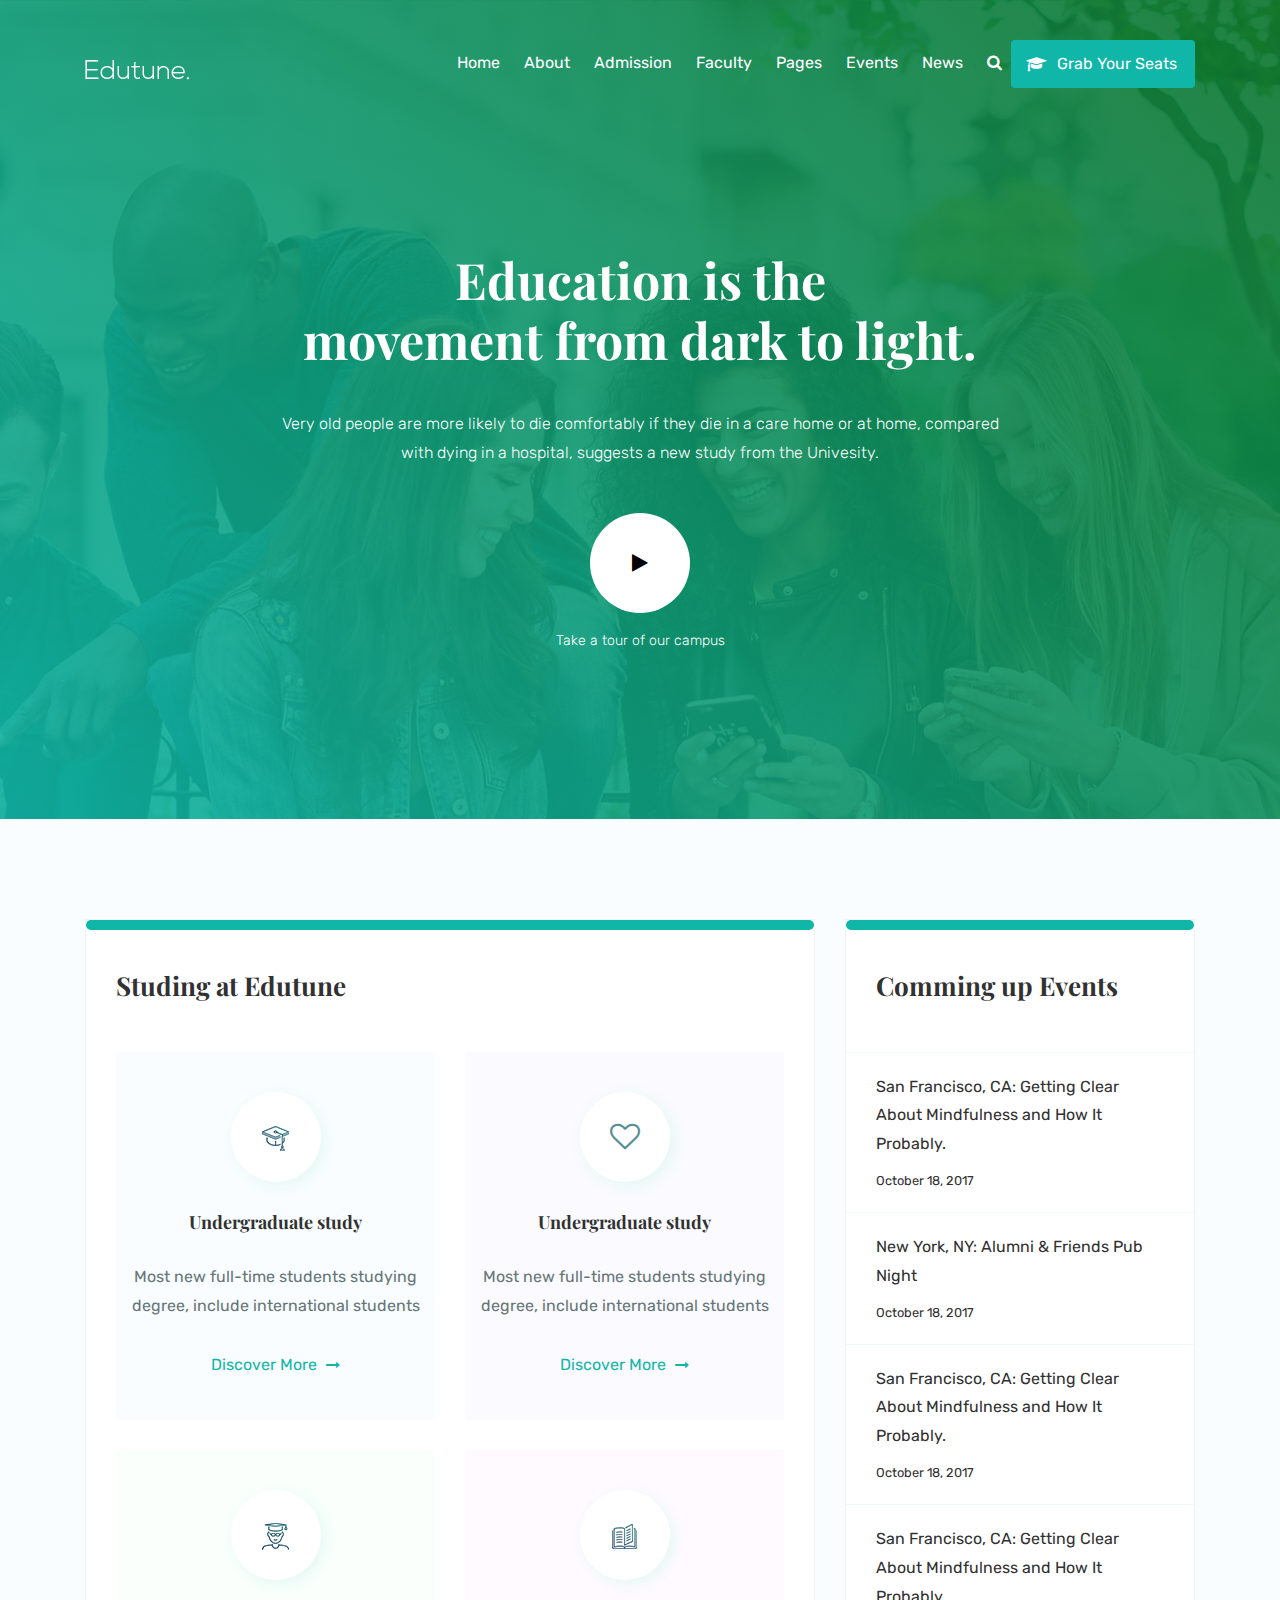
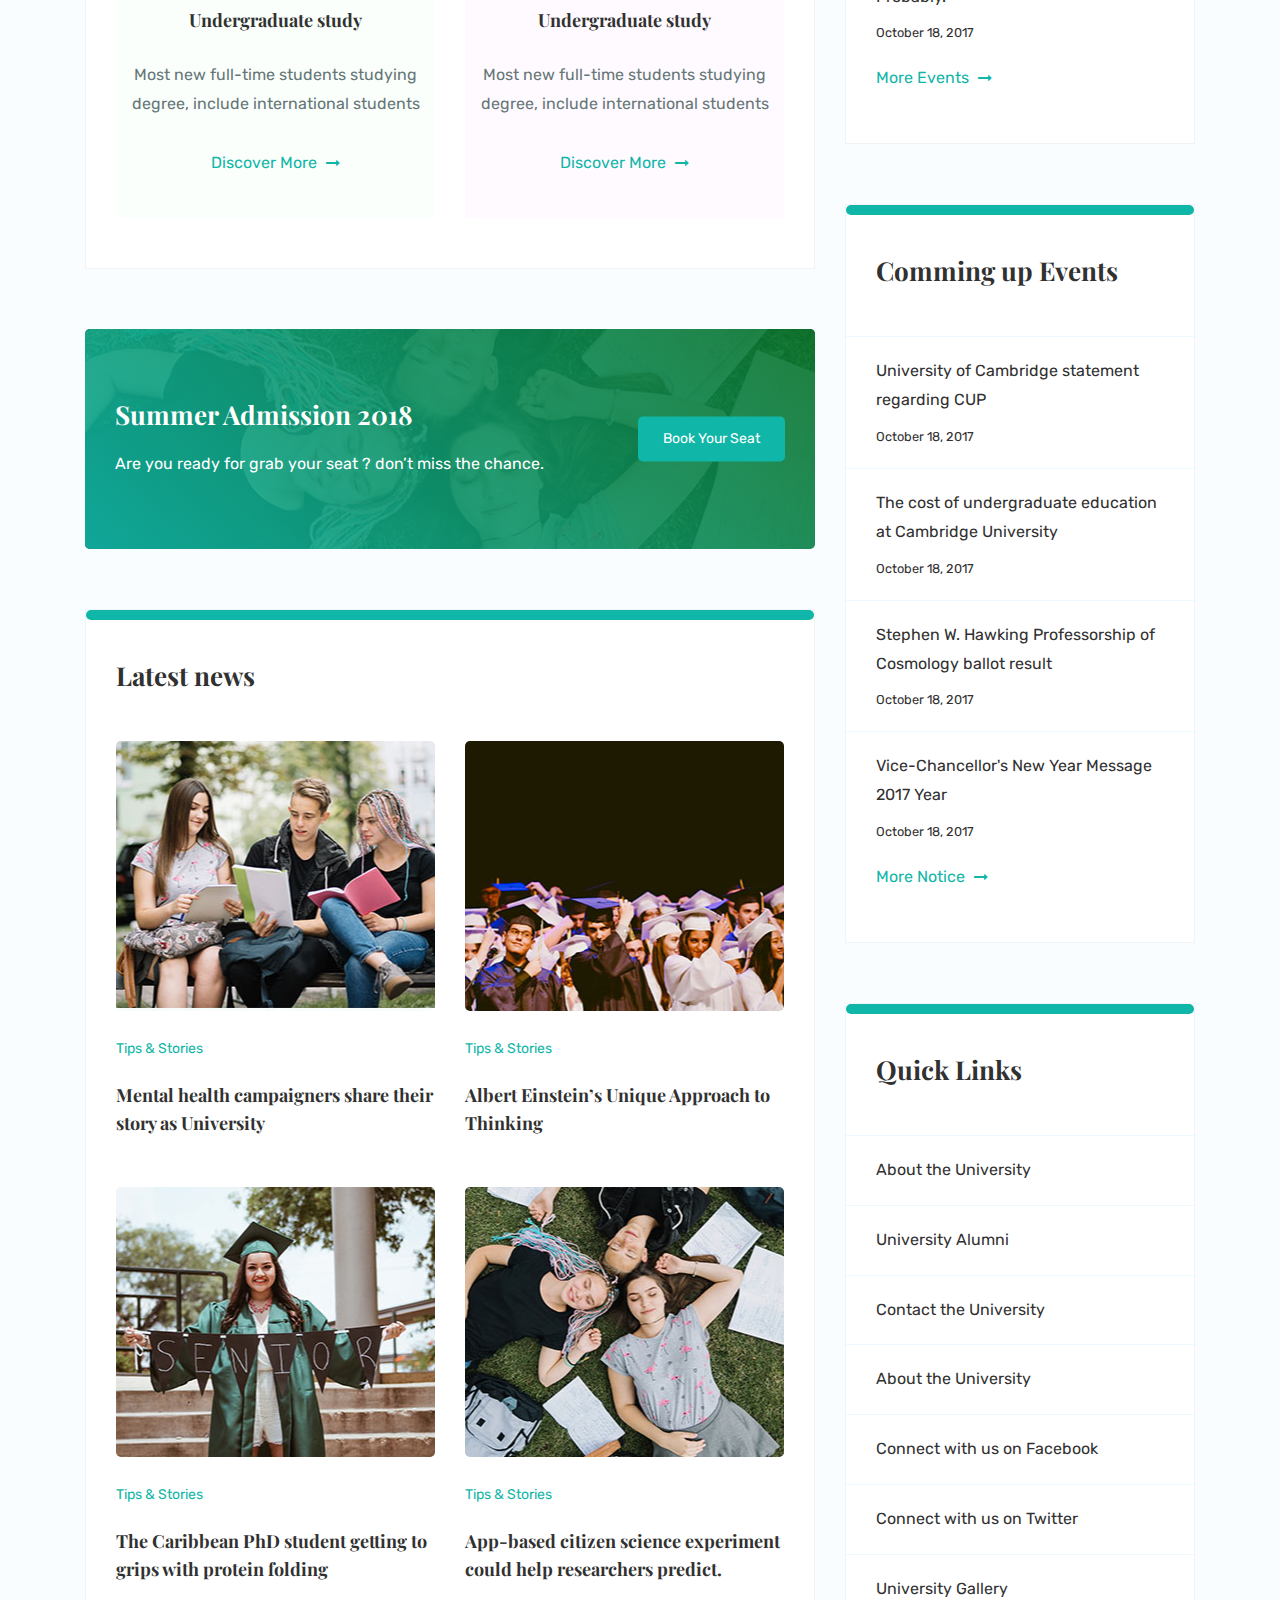
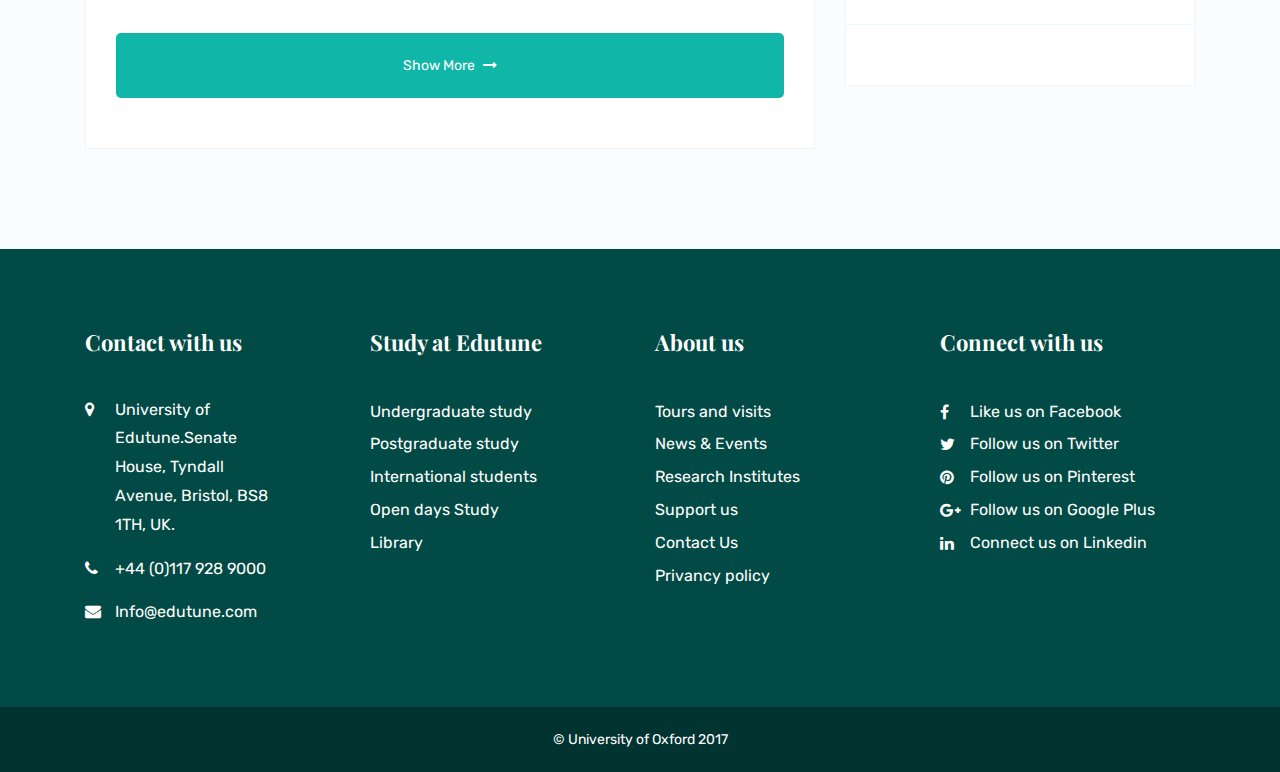
<file: index.html>
<!doctype html>
<html class="no-js" lang="">
    <head>
        <meta charset="utf-8">
        <meta http-equiv="x-ua-compatible" content="ie=edge">
        <title>Edutune</title>
        <meta name="description" content="">
        <meta name="viewport" content="width=device-width, initial-scale=1">

        <link rel="apple-touch-icon" href="apple-touch-icon.png">
        <!-- Place favicon.ico in the root directory -->

        <link rel="stylesheet" href="asset/css/bootstrap.min.css">
        <link rel="stylesheet" href="asset/css/font-awesome.min.css">
        <link rel="stylesheet" href="asset/css/owl.carousel.min.css">
        <link rel="stylesheet" href="asset/css/magnific-popup.css">
        <link rel="stylesheet" href="asset/css/animate.min.css">
        <link rel="stylesheet" href="style.css">
        <link rel="stylesheet" href="asset/css/responsive.css">
        <script src="asset/js/jquery-1.12.4.min.js"></script>
    </head>
    <body>
        <!--[if lt IE 8]>
            <p class="browserupgrade">You are using an <strong>outdated</strong> browser. Please <a href="http://browsehappy.com/">upgrade your browser</a> to improve your experience.</p>
        <![endif]-->

        <!-- Add your site or application content here -->
        <!-- Header Area Start -->
        <div class="header-area">
            <div class="container">
                <div class="row">
                    <div class="col-lg-3">
                        <div class="logo">
                            <h1><img src="asset/img/logo.png" alt=""></h1>
                        </div>
                    </div>
                    <div class="col-lg-9 text-right">
                        <div class="mainmenu">
                            <ul>
                                <li><a href="index.html">Home</a></li>
                                <li><a href="about.html">About</a></li>
                                <li><a href="admission.html">Admission</a></li>
                                <li><a href="faculty.html">Faculty</a></li>
                                <li><a href="">Pages</a></li>
                                <li><a href="">Events</a>
                                    <ul>
                                        <li><a href="single_admission.html">Event-1</a></li>
                                    </ul>
                                </li>
                                <li><a href="">News</a></li>
                                <li><a href=""><i class="fa fa-search"></i></a></li>
                                <li class="btn fa-graduation-cap"><a href="">Grab Your Seats</a></li>
                            </ul>
                        </div>
                    </div>
                </div>
            </div>
        </div>
        <!-- Header Area End -->

        <!-- Hero Area Start -->
        <div class="hero-area">
            <div class="container">
                <div class="row justify-content-center">
                    <div class="col-lg-8 text-center">
                        <h2>Education is the <br>movement from dark to light.</h2>
                        <p>Very old people are more likely to die comfortably if they die in a care home or at home, compared with dying in a hospital, suggests a new study from the Univesity.</p>
                        <p><a href="https://www.youtube.com/watch?v=m_EQ9F00Wuo" class="video-play-btn mfp-iframe"><i class="fa fa-play"></i> Take a tour of our campus</a></p>
                    </div>
                </div>
            </div>
        </div>
        <!-- Hero Area End -->

        <!-- Service Padding Start -->
        <div class="section-padding">
            <div class="container">
                <div class="row">
                    <div class="col-lg-8">
                        <div class="bordered-box">
                            <h3>Studing at Edutune</h3>
                            <div class="row">
                                <div class="col-lg-6 text-center">
                                    <div class="single-service-box">
                                        <div class="service-icon d-table">
                                            <div class="service-icon-wrap d-table-cell">
                                                <img src="asset/img/service-icon-1.png" alt="">
                                            </div>
                                        </div>
                                        <h4>Undergraduate study</h4>
                                        <p>Most new full-time students studying degree, include international students</p>
                                        <a href="" class="inline-btn">Discover More <i class="fa fa-long-arrow-right"></i></a>
                                    </div>
                                </div>
                                <div class="col-lg-6 text-center">
                                    <div class="single-service-box">
                                        <div class="service-icon d-table">
                                            <div class="service-icon-wrap d-table-cell">
                                                <i class="fa fa-heart-o"></i>
                                            </div>
                                        </div>
                                        <h4>Undergraduate study</h4>
                                        <p>Most new full-time students studying degree, include international students</p>
                                        <a href="" class="inline-btn">Discover More <i class="fa fa-long-arrow-right"></i></a>
                                    </div>
                                </div>
                                <div class="col-lg-6 text-center">
                                    <div class="single-service-box">
                                        <div class="service-icon d-table">
                                            <div class="service-icon-wrap d-table-cell">
                                                <img src="asset/img/service-icon-2.png" alt="">
                                            </div>
                                        </div>
                                        <h4>Undergraduate study</h4>
                                        <p>Most new full-time students studying degree, include international students</p>
                                        <a href="" class="inline-btn">Discover More <i class="fa fa-long-arrow-right"></i></a>
                                    </div>
                                </div>
                                <div class="col-lg-6 text-center">
                                    <div class="single-service-box">
                                        <div class="service-icon d-table">
                                            <div class="service-icon-wrap d-table-cell">
                                                <img src="asset/img/service-icon-3.png" alt="">
                                            </div>
                                        </div>
                                        <h4>Undergraduate study</h4>
                                        <p>Most new full-time students studying degree, include international students</p>
                                        <a href="" class="inline-btn">Discover More <i class="fa fa-long-arrow-right"></i></a>
                                    </div>
                                </div>
                                <!-- Service Area End -->
                            </div>
                        </div>
                        <!-- CTA Area Start -->
                        <div class="cta-area mtb-60">
                            <h3>Summer Admission 2018</h3>
                            <p>Are you ready for grab your seat ? don’t miss the chance.</p>
                            <a href="" class="edutune-btn">Book Your Seat</a>
                        </div>
                        <!-- CTA Area End -->
                        
                        <!-- Blog Area Start -->
                        <div class="bordered-box blog-area">
                            <h3>Latest news</h3>
                            <div class="row">
                                <div class="col-lg-6">
                                    <div class="single-blog-box">
                                        <div class="singel-blog-bg blog-bg-1"></div>
                                        <p>Tips &amp; Stories</p>
                                        <h4>Mental health campaigners share their story as University</h4>
                                    </div>
                                </div>
                                <div class="col-lg-6">
                                    <a href="" class="single-blog-box">
                                        <div class="singel-blog-bg blog-bg-2"></div>
                                        <p>Tips &amp; Stories</p>
                                        <h4>Albert Einstein’s Unique Approach to Thinking</h4>
                                    </a>
                                </div>
                                <div class="col-lg-6">
                                    <a href="" class="single-blog-box">
                                        <div class="singel-blog-bg blog-bg-3"></div>
                                        <p>Tips &amp; Stories</p>
                                        <h4>The Caribbean PhD student getting to grips with protein folding</h4>
                                    </a>
                                </div>
                                <div class="col-lg-6">
                                    <div class="single-blog-box">
                                        <div class="singel-blog-bg blog-bg-4"></div>
                                        <p>Tips &amp; Stories</p>
                                        <h4>App-based citizen science experiment could help researchers predict.</h4>
                                    </div>
                                </div>
                                <div class="col">
                                    <a href="" class="edutune-btn blog-btn">Show More <i class="fa fa-long-arrow-right"></i></a>
                                </div>
                            </div>
                        </div>
                        <!-- Blog Area End -->
                    </div>
                    <!-- Border Box Area Start -->
                    <div class="col-lg-4">
                        <div class="bordered-box">
                            <h3>Comming up Events</h3>
                            <ul>
                                <li><a href="">San Francisco, CA: Getting Clear About Mindfulness and How It Probably. <span>October 18, 2017</span></a></li>
                                <li><a href="">New York, NY: Alumni &amp; Friends Pub Night <span>October 18, 2017</span></a></li>
                                <li><a href="">San Francisco, CA: Getting Clear About Mindfulness and How It Probably. <span>October 18, 2017</span></a></li>
                                <li><a href="">San Francisco, CA: Getting Clear About Mindfulness and How It Probably. <span>October 18, 2017</span></a></li>
                            </ul>
                            <a href="" class="inline-btn event-btn">More Events <i class="fa fa-long-arrow-right"></i></a>
                        </div> <!-- /bordered-box -->
                        <div class="bordered-box mtb-60">
                            <h3>Comming up Events</h3>
                            <ul>
                                <li><a href="">University of Cambridge statement regarding CUP <span>October 18, 2017</span></a></li>
                                <li><a href="">The cost of undergraduate education at Cambridge University <span>October 18, 2017</span></a></li>
                                <li><a href="">Stephen W. Hawking Professorship of Cosmology ballot result <span>October 18, 2017</span></a></li>
                                <li><a href="">Vice-Chancellor's New Year Message 2017 Year <span>October 18, 2017</span></a></li>
                            </ul>
                            <a href="" class="inline-btn event-btn">More Notice <i class="fa fa-long-arrow-right"></i></a>
                        </div> <!-- /bordered-box -->
                        <div class="bordered-box">
                            <h3>Quick Links</h3>
                            <ul>
                                <li><a href="">About the University</a></li>
                                <li><a href="">University Alumni</a></li>
                                <li><a href="">Contact the University</a></li>
                                <li><a href="">About the University</a></li>
                                <li><a href="">Connect with us on Facebook</a></li>
                                <li><a href="">Connect with us on Twitter</a></li>
                                <li><a href="">University Gallery</a></li>
                                <li><a href=""></a></li>
                            </ul>
                        </div> <!-- /bordered-box -->
                    </div>
                </div>
            </div>
        </div>
        <!-- Border Box Area End -->

        <footer class="site-footer">
            <div class="footer-top-area">
                <div class="container">
                    <div class="row">
                        <div class="col-lg-3">
                            <div class="footer-widget">
                                <h3 class="widget-title">Contact with us</h3>
                                <p class="contact-info"><i class="fa fa-map-marker"></i> University of Edutune.Senate House, Tyndall Avenue, Bristol, BS8 1TH, UK. </p>
                                <p class="contact-info"><i class="fa fa-phone"></i> +44 (0)117 928 9000</p>
                                <p class="contact-info"><i class="fa fa-envelope"></i> Info@edutune.com</p>
                            </div>
                        </div>
                        <div class="col-lg-3">
                            <div class="footer-widget">
                                <h3 class="widget-title">Study at Edutune</h3>
                                <ul>
                                    <li><a href="">Undergraduate study</a></li>
                                    <li><a href="">Postgraduate study</a></li>
                                    <li><a href="">International students</a></li>
                                    <li><a href="">Open days Study</a></li>
                                    <li><a href="">Library</a></li>
                                </ul>
                            </div>
                        </div>
                        <div class="col-lg-3">
                            <div class="footer-widget">
                                <h3 class="widget-title">About us</h3>
                                <ul>
                                    <li><a href="">Tours and visits</a></li>
                                    <li><a href="">News &amp; Events</a></li>
                                    <li><a href="">Research Institutes</a></li>
                                    <li><a href="">Support us</a></li>
                                    <li><a href="">Contact Us</a></li>
                                    <li><a href="">Privancy policy</a></li>
                                </ul>
                            </div>
                        </div>
                        <div class="col-lg-3">
                            <div class="footer-widget">
                                <h3 class="widget-title">Connect with us</h3>
                                <ul class="footer-social-link">
                                    <li><a href=""><i class="fa fa-facebook"></i> Like us on Facebook</a></li>
                                    <li><a href=""><i class="fa fa-twitter"></i> Follow us on Twitter</a></li>
                                    <li><a href=""><i class="fa fa-pinterest"></i> Follow us on Pinterest</a></li>
                                    <li><a href=""><i class="fa fa-google-plus"></i> Follow us on Google Plus</a></li>
                                    <li><a href=""><i class="fa fa-linkedin"></i> Connect us on Linkedin</a></li>
                                </ul>
                            </div>
                        </div>
                    </div>
                </div>
            </div>
            <div class="footer-bottom-area">
                <div class="copyright-text">
                    <div class="container">
                        <div class="row">
                            <div class="col-lg-12 text-center">
                                <p>&copy; University of Oxford 2017</p>
                            </div>
                        </div>
                    </div>
                </div>
            </div>
        </footer>
        


        <script src="asset/js/popper.min.js"></script>
        <script src="asset/js/bootstrap.min.js"></script>
        <script src="asset/js/owl.carousel.min.js"></script>
        <script src="asset/js/jquery.magnific-popup.min.js"></script>
        <script src="asset/js/plugins.js"></script>
        <script src="asset/js/main.js"></script>
    </body>
</html>
</file>
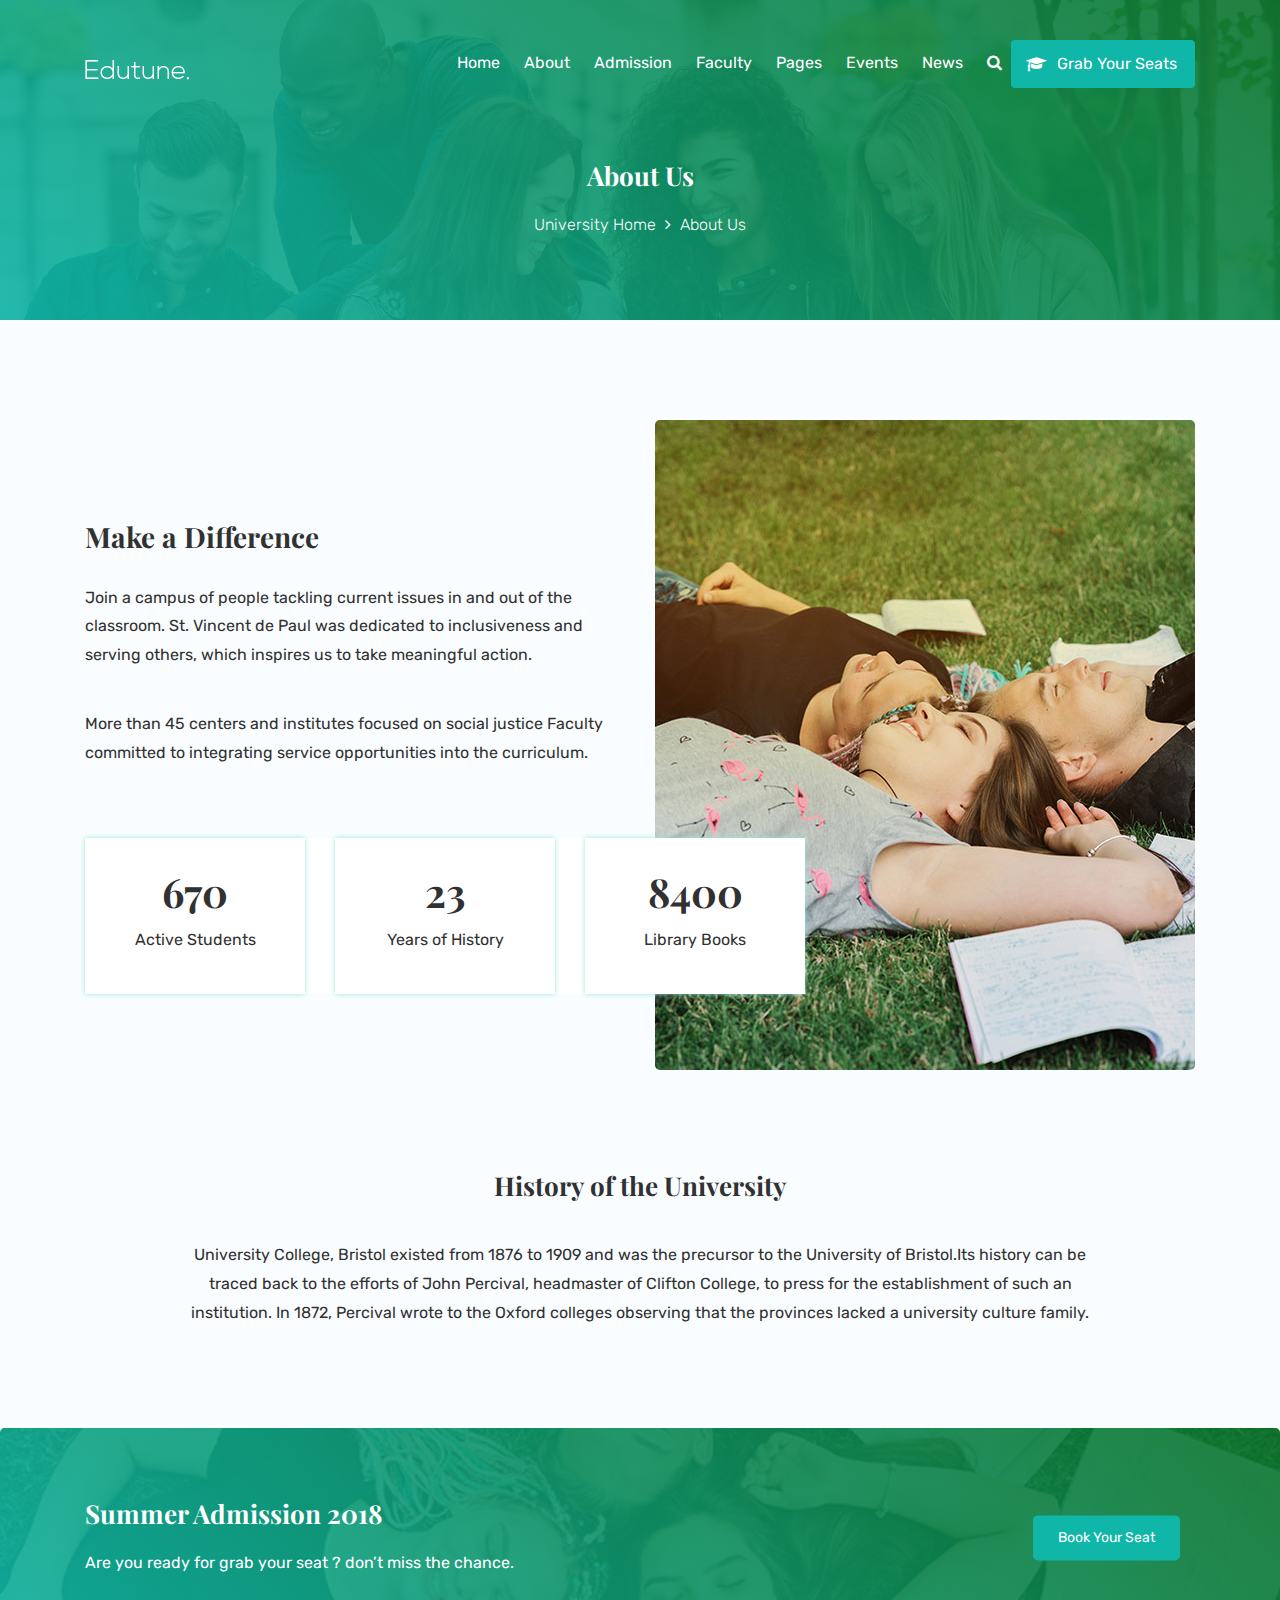
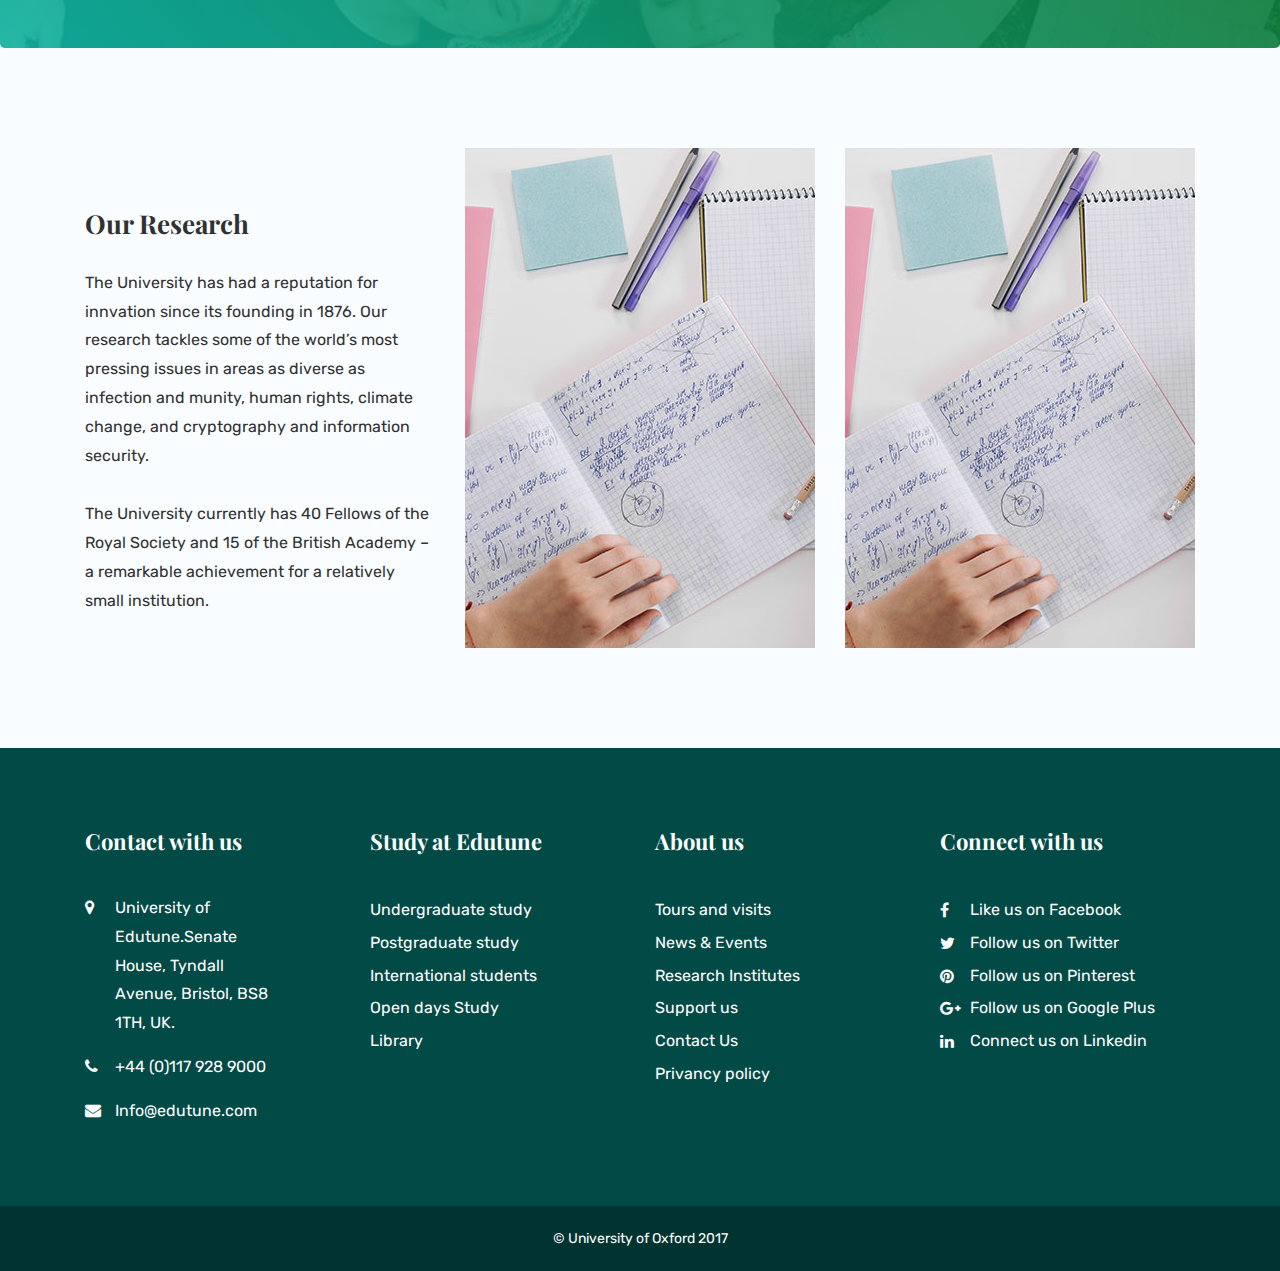
<file: about.html>
<!doctype html>
<html class="no-js" lang="">
    <head>
        <meta charset="utf-8">
        <meta http-equiv="x-ua-compatible" content="ie=edge">
        <title>Edutune</title>
        <meta name="description" content="">
        <meta name="viewport" content="width=device-width, initial-scale=1">

        <link rel="apple-touch-icon" href="apple-touch-icon.png">
        <!-- Place favicon.ico in the root directory -->

        <link rel="stylesheet" href="asset/css/bootstrap.min.css">
        <link rel="stylesheet" href="asset/css/font-awesome.min.css">
        <link rel="stylesheet" href="asset/css/owl.carousel.min.css">
        <link rel="stylesheet" href="asset/css/magnific-popup.css">
        <link rel="stylesheet" href="asset/css/animate.min.css">
        <link rel="stylesheet" href="style.css">
        <link rel="stylesheet" href="asset/css/responsive.css">
        <script src="asset/js/jquery-1.12.4.min.js"></script>
    </head>
    <body>
        <!--[if lt IE 8]>
            <p class="browserupgrade">You are using an <strong>outdated</strong> browser. Please <a href="http://browsehappy.com/">upgrade your browser</a> to improve your experience.</p>
        <![endif]-->

        <!-- Add your site or application content here -->
        <!-- Header Area Start -->
        <div class="header-area">
            <div class="container">
                <div class="row">
                    <div class="col-lg-3">
                        <div class="logo">
                            <h1><img src="asset/img/logo.png" alt=""></h1>
                        </div>
                    </div>
                    <div class="col-lg-9 text-right">
                        <div class="mainmenu">
                            <ul>
                                <li><a href="index.html">Home</a></li>
                                <li><a href="about.html">About</a></li>
                                <li><a href="admission.html">Admission</a>
                                    <ul>
                                        <li><a href="single_admission.html">Admission Page-1</a></li>
                                    </ul>
                                </li>
                                <li><a href="">Faculty</a></li>
                                <li><a href="">Pages</a></li>
                                <li><a href="">Events</a></li>
                                <li><a href="">News</a></li>
                                <li><a href=""><i class="fa fa-search"></i></a></li>
                                <li class="btn fa-graduation-cap"><a href="">Grab Your Seats</a></li>
                            </ul>
                        </div>
                    </div>
                </div>
            </div>
        </div>
        <!-- Header Area End -->

        <!-- Hero Area Start -->
        <div class="hero-area breadcrumb-area">
            <div class="container">
                <div class="row justify-content-center">
                    <div class="col-lg-8 text-center">
                        <h2>About Us</h2>
                        <a href="index.html">University Home</a> <i class="fa fa-angle-right"></i> About Us
                    </div>
                </div>
            </div>
        </div>
        <!-- Hero Area End -->

        <!-- About-Content Start -->
        <div class="section-padding">
            <div class="container">
                <div class="row">
                    <div class="col-lg-6">
                        <div class="margin-top-100 about-content">
                            <h2>Make a Difference</h2>
                            <p>Join a campus of people tackling current issues in and out of the classroom. 
                            St. Vincent de Paul was dedicated to inclusiveness and serving others, which
                            inspires us to take meaningful action.</p>

                            <p>More than 45 centers and institutes focused on social justice Faculty 
                            committed to integrating service opportunities into the curriculum.</p>
                        </div>
                        <div class="counter-box-wrapper">
                            <div class="row">
                                <div class="col-lg-4">
                                    <div class="single-counter-box">
                                        <p class="count">1837</p>
                                        Active Students
                                    </div>
                                </div>
                                <div class="col-lg-4">
                                    <div class="single-counter-box">
                                        <p class="count">65</p>
                                        Years of History
                                    </div>
                                </div>
                                <div class="col-lg-4">
                                    <div class="single-counter-box">
                                        <p class="count">23014</p>
                                        Library Books
                                    </div>
                                </div>
                            </div>
                        </div>
                    </div>
                    <div class="col-lg-6">
                        <div class="right-about-bg"></div>
                    </div>
                </div>
                <div class="row justify-content-center">
                    <div class="col-lg-10 text-center">
                        <div class="history-text">
                            <h3>History of the University</h3>
                            <p>University College, Bristol existed from 1876 to 1909 and was the precursor to the University of Bristol.Its history can be 
                            traced back to the efforts of John Percival, headmaster of Clifton College, to press for the establishment of such 
                            an institution. In 1872, Percival wrote to the Oxford colleges observing that the provinces lacked
                             a university culture family.</p>
                        </div>
                    </div>
                </div>
            </div>
        </div>
        <!-- About-Content Area End -->

        <!-- CTA Area Start -->
        <div class="cta-area">
            <div class="container">
                <div class="row">
                    <div class="col">
                        <h3>Summer Admission 2018</h3>
                        <p>Are you ready for grab your seat ? don’t miss the chance.</p>
                        <a href="" class="edutune-btn">Book Your Seat</a>
                    </div>
                </div>
            </div>
        </div>
        <!-- CTA Area End -->
        <div class="section-padding">
            <div class="container">
                <div class="row">
                    <div class="col-lg-4">
                        <div class="research-text margin-top-60">
                            <h3>Our Research</h3>
                            <p>The University has had a reputation for innvation since its founding in 1876. Our research tackles some of the world’s most pressing
                            issues in areas as diverse as infection and munity, human rights, climate change, and cryptography and information security.</p>
                            <p>The University currently has 40 Fellows of the Royal Society and 15 of the British Academy – a remarkable achievement for a relatively small institution.</p>
                        </div>
                    </div>
                    <div class="col-lg-4">
                        <a href="https://www.youtube.com/watch?v=m_EQ9F00Wuo" class="video-play-btn video-box-btn-bg video-bg-1 video-box-btn mfp-iframe">
                            <i class="fa fa-play"></i>
                        </a>
                    </div>
                    <div class="col-lg-4">
                        <a href="https://www.youtube.com/watch?v=m_EQ9F00Wuo" class="video-play-btn video-box-btn-bg video-bg-1 video-box-btn mfp-iframe">
                            <i class="fa fa-play"></i>
                        </a>
                    </div>
                </div>
            </div>
        </div>

        <footer class="site-footer">
            <div class="footer-top-area">
                <div class="container">
                    <div class="row">
                        <div class="col-lg-3">
                            <div class="footer-widget">
                                <h3 class="widget-title">Contact with us</h3>
                                <p class="contact-info"><i class="fa fa-map-marker"></i> University of Edutune.Senate House, Tyndall Avenue, Bristol, BS8 1TH, UK. </p>
                                <p class="contact-info"><i class="fa fa-phone"></i> +44 (0)117 928 9000</p>
                                <p class="contact-info"><i class="fa fa-envelope"></i> Info@edutune.com</p>
                            </div>
                        </div>
                        <div class="col-lg-3">
                            <div class="footer-widget">
                                <h3 class="widget-title">Study at Edutune</h3>
                                <ul>
                                    <li><a href="">Undergraduate study</a></li>
                                    <li><a href="">Postgraduate study</a></li>
                                    <li><a href="">International students</a></li>
                                    <li><a href="">Open days Study</a></li>
                                    <li><a href="">Library</a></li>
                                </ul>
                            </div>
                        </div>
                        <div class="col-lg-3">
                            <div class="footer-widget">
                                <h3 class="widget-title">About us</h3>
                                <ul>
                                    <li><a href="">Tours and visits</a></li>
                                    <li><a href="">News &amp; Events</a></li>
                                    <li><a href="">Research Institutes</a></li>
                                    <li><a href="">Support us</a></li>
                                    <li><a href="">Contact Us</a></li>
                                    <li><a href="">Privancy policy</a></li>
                                </ul>
                            </div>
                        </div>
                        <div class="col-lg-3">
                            <div class="footer-widget">
                                <h3 class="widget-title">Connect with us</h3>
                                <ul class="footer-social-link">
                                    <li><a href=""><i class="fa fa-facebook"></i> Like us on Facebook</a></li>
                                    <li><a href=""><i class="fa fa-twitter"></i> Follow us on Twitter</a></li>
                                    <li><a href=""><i class="fa fa-pinterest"></i> Follow us on Pinterest</a></li>
                                    <li><a href=""><i class="fa fa-google-plus"></i> Follow us on Google Plus</a></li>
                                    <li><a href=""><i class="fa fa-linkedin"></i> Connect us on Linkedin</a></li>
                                </ul>
                            </div>
                        </div>
                    </div>
                </div>
            </div>
            <div class="footer-bottom-area">
                <div class="copyright-text">
                    <div class="container">
                        <div class="row">
                            <div class="col-lg-12 text-center">
                                <p>&copy; University of Oxford 2017</p>
                            </div>
                        </div>
                    </div>
                </div>
            </div>
        </footer>
        


        <script src="asset/js/popper.min.js"></script>
        <script src="asset/js/bootstrap.min.js"></script>
        <script src="asset/js/owl.carousel.min.js"></script>
        <script src="asset/js/jquery.magnific-popup.min.js"></script>
        <script src="asset/js/jquery.counterup.min.js"></script>
        <script src="asset/js/waypoints.min.js"></script>
        <script src="asset/js/plugins.js"></script>
        <script src="asset/js/main.js"></script>
    </body>
</html>
</file>
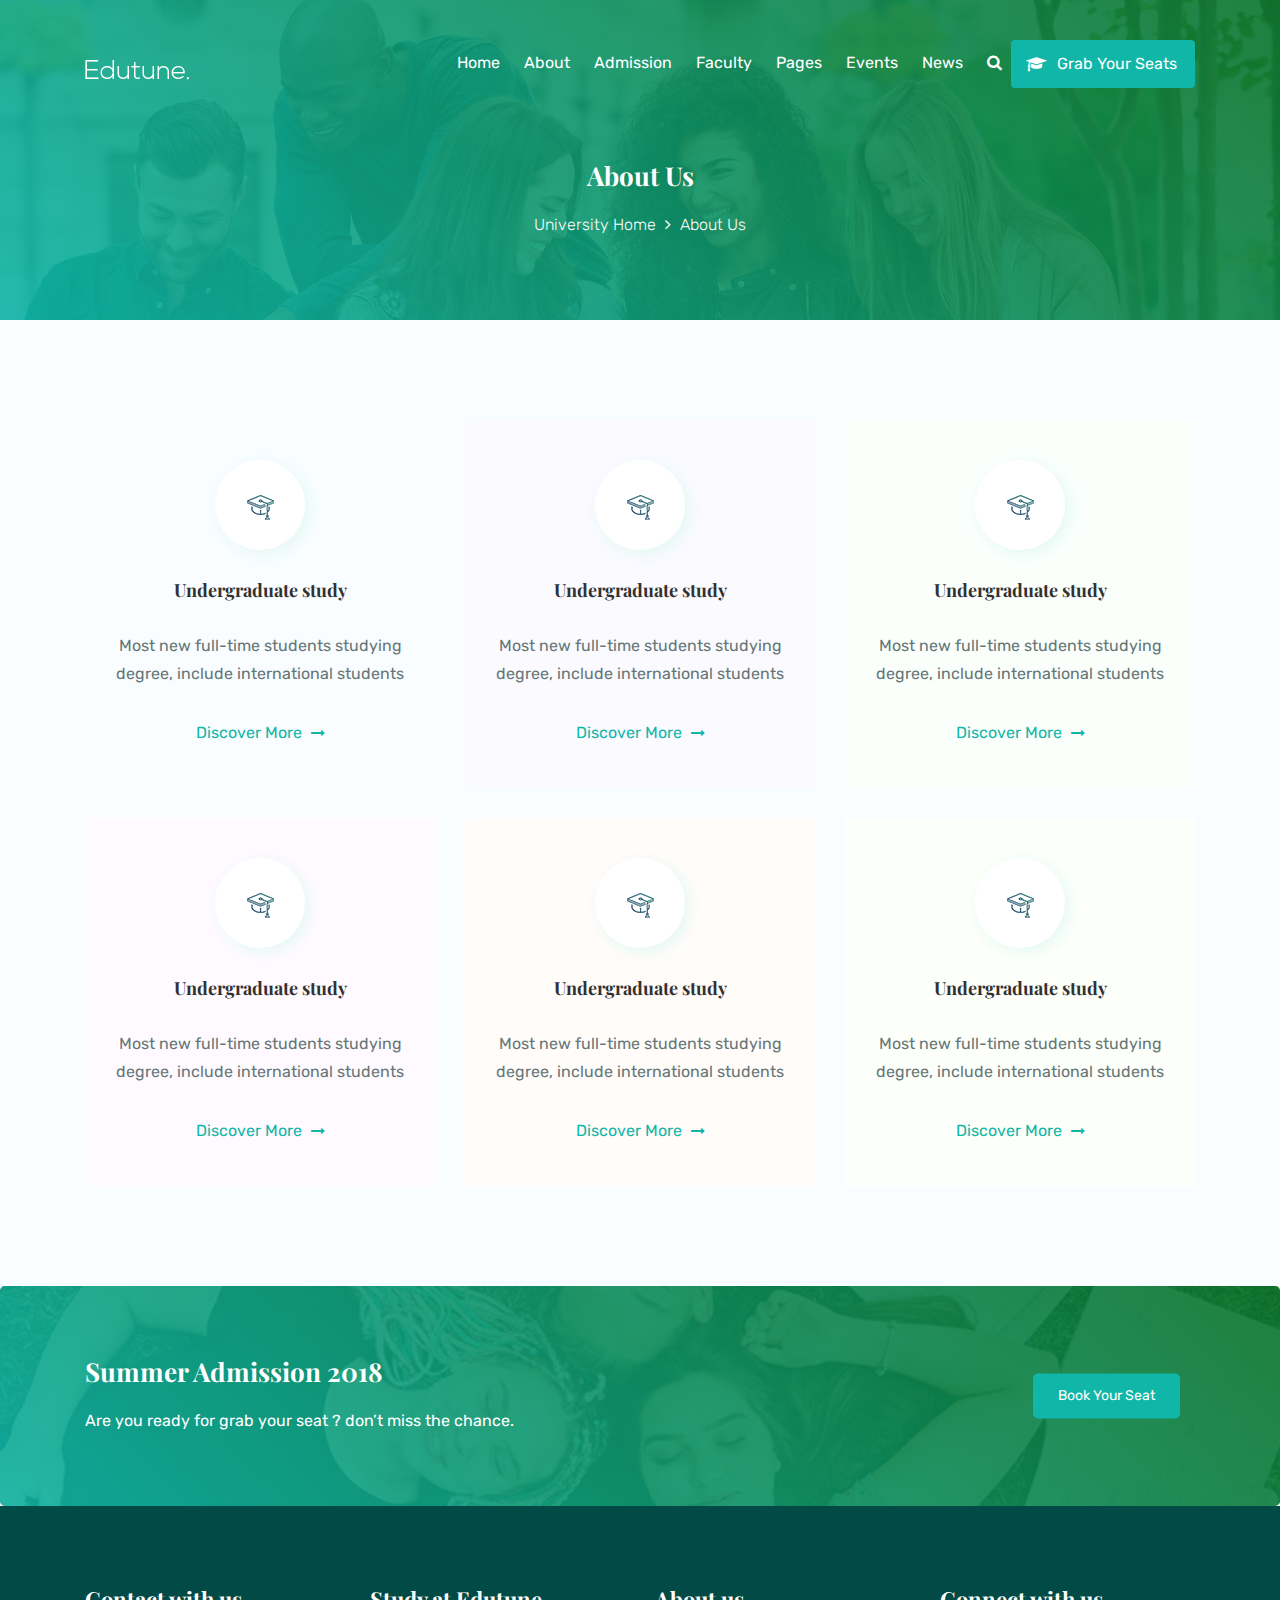
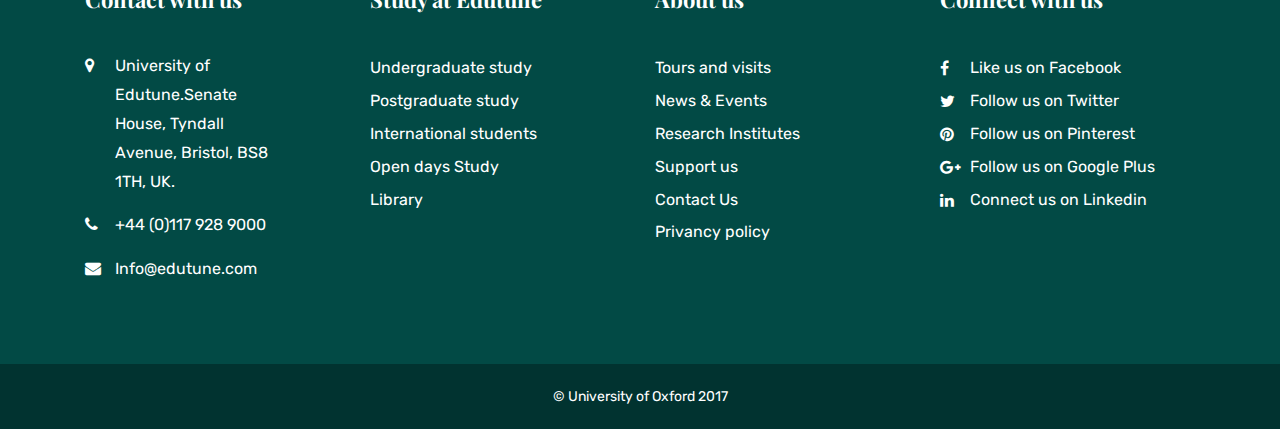
<file: admission.html>
<!doctype html>
<html class="no-js" lang="">
    <head>
        <meta charset="utf-8">
        <meta http-equiv="x-ua-compatible" content="ie=edge">
        <title>Edutune</title>
        <meta name="description" content="">
        <meta name="viewport" content="width=device-width, initial-scale=1">

        <link rel="apple-touch-icon" href="apple-touch-icon.png">
        <!-- Place favicon.ico in the root directory -->

        <link rel="stylesheet" href="asset/css/bootstrap.min.css">
        <link rel="stylesheet" href="asset/css/font-awesome.min.css">
        <link rel="stylesheet" href="asset/css/owl.carousel.min.css">
        <link rel="stylesheet" href="asset/css/magnific-popup.css">
        <link rel="stylesheet" href="asset/css/animate.min.css">
        <link rel="stylesheet" href="style.css">
        <link rel="stylesheet" href="asset/css/responsive.css">
        <script src="asset/js/jquery-1.12.4.min.js"></script>
    </head>
    <body>
        <!--[if lt IE 8]>
            <p class="browserupgrade">You are using an <strong>outdated</strong> browser. Please <a href="http://browsehappy.com/">upgrade your browser</a> to improve your experience.</p>
        <![endif]-->

        <!-- Add your site or application content here -->
        <!-- Header Area Start -->
        <div class="header-area">
            <div class="container">
                <div class="row">
                    <div class="col-lg-3">
                        <div class="logo">
                            <h1><img src="asset/img/logo.png" alt=""></h1>
                        </div>
                    </div>
                    <div class="col-lg-9 text-right">
                        <div class="mainmenu">
                            <ul>
                                <li><a href="index.html">Home</a></li>
                                <li><a href="about.html">About</a></li>
                                <li><a href="admission.html">Admission</a></li>
                                <li><a href="faculty.html">Faculty</a></li>
                                <li><a href="">Pages</a></li>
                                <li><a href="">Events</a>
                                    <ul>
                                        <li><a href="single-events.html">Event-1</a></li>
                                    </ul>
                                </li>
                                <li><a href="">News</a></li>
                                <li><a href=""><i class="fa fa-search"></i></a></li>
                                <li class="btn fa-graduation-cap"><a href="">Grab Your Seats</a></li>
                            </ul>
                        </div>
                    </div>
                </div>
            </div>
        </div>
        <!-- Header Area End -->

        <!-- Hero Area Start -->
        <div class="hero-area breadcrumb-area">
            <div class="container">
                <div class="row justify-content-center">
                    <div class="col-lg-8 text-center">
                        <h2>About Us</h2>
                        <a href="index.html">University Home</a> <i class="fa fa-angle-right"></i> About Us
                    </div>
                </div>
            </div>
        </div>
        <!-- Hero Area End -->

        <!-- About-Content Start -->
        <div class="section-padding">
            <div class="container">
                <div class="row">
                    <div class="col-lg-4 text-center">
                        <div class="single-service-box">
                            <div class="service-icon d-table">
                                <div class="service-icon-wrap d-table-cell">
                                    <img src="asset/img/service-icon-1.png" alt="">
                                </div>
                            </div>
                            <h4>Undergraduate study</h4>
                            <p>Most new full-time students studying degree, include international students</p>
                            <a href="" class="inline-btn">Discover More <i class="fa fa-long-arrow-right"></i></a>
                        </div>
                    </div>
                    <div class="col-lg-4 text-center">
                        <div class="single-service-box">
                            <div class="service-icon d-table">
                                <div class="service-icon-wrap d-table-cell">
                                    <img src="asset/img/service-icon-1.png" alt="">
                                </div>
                            </div>
                            <h4>Undergraduate study</h4>
                            <p>Most new full-time students studying degree, include international students</p>
                            <a href="" class="inline-btn">Discover More <i class="fa fa-long-arrow-right"></i></a>
                        </div>
                    </div>
                    <div class="col-lg-4 text-center">
                        <div class="single-service-box">
                            <div class="service-icon d-table">
                                <div class="service-icon-wrap d-table-cell">
                                    <img src="asset/img/service-icon-1.png" alt="">
                                </div>
                            </div>
                            <h4>Undergraduate study</h4>
                            <p>Most new full-time students studying degree, include international students</p>
                            <a href="" class="inline-btn">Discover More <i class="fa fa-long-arrow-right"></i></a>
                        </div>
                    </div>
                    <div class="col-lg-4 text-center">
                        <div class="single-service-box">
                            <div class="service-icon d-table">
                                <div class="service-icon-wrap d-table-cell">
                                    <img src="asset/img/service-icon-1.png" alt="">
                                </div>
                            </div>
                            <h4>Undergraduate study</h4>
                            <p>Most new full-time students studying degree, include international students</p>
                            <a href="" class="inline-btn">Discover More <i class="fa fa-long-arrow-right"></i></a>
                        </div>
                    </div>
                    <div class="col-lg-4 text-center">
                        <div class="single-service-box">
                            <div class="service-icon d-table">
                                <div class="service-icon-wrap d-table-cell">
                                    <img src="asset/img/service-icon-1.png" alt="">
                                </div>
                            </div>
                            <h4>Undergraduate study</h4>
                            <p>Most new full-time students studying degree, include international students</p>
                            <a href="" class="inline-btn">Discover More <i class="fa fa-long-arrow-right"></i></a>
                        </div>
                    </div>
                    <div class="col-lg-4 text-center">
                        <div class="single-service-box">
                            <div class="service-icon d-table">
                                <div class="service-icon-wrap d-table-cell">
                                    <img src="asset/img/service-icon-1.png" alt="">
                                </div>
                            </div>
                            <h4>Undergraduate study</h4>
                            <p>Most new full-time students studying degree, include international students</p>
                            <a href="" class="inline-btn">Discover More <i class="fa fa-long-arrow-right"></i></a>
                        </div>
                    </div>
                </div>
            </div>
        </div>
        <!-- About-Content Area End -->

        <!-- CTA Area Start -->
        <div class="cta-area">
            <div class="container">
                <div class="row">
                    <div class="col">
                        <h3>Summer Admission 2018</h3>
                        <p>Are you ready for grab your seat ? don’t miss the chance.</p>
                        <a href="" class="edutune-btn">Book Your Seat</a>
                    </div>
                </div>
            </div>
        </div>

        <footer class="site-footer">
            <div class="footer-top-area">
                <div class="container">
                    <div class="row">
                        <div class="col-lg-3">
                            <div class="footer-widget">
                                <h3 class="widget-title">Contact with us</h3>
                                <p class="contact-info"><i class="fa fa-map-marker"></i> University of Edutune.Senate House, Tyndall Avenue, Bristol, BS8 1TH, UK. </p>
                                <p class="contact-info"><i class="fa fa-phone"></i> +44 (0)117 928 9000</p>
                                <p class="contact-info"><i class="fa fa-envelope"></i> Info@edutune.com</p>
                            </div>
                        </div>
                        <div class="col-lg-3">
                            <div class="footer-widget">
                                <h3 class="widget-title">Study at Edutune</h3>
                                <ul>
                                    <li><a href="">Undergraduate study</a></li>
                                    <li><a href="">Postgraduate study</a></li>
                                    <li><a href="">International students</a></li>
                                    <li><a href="">Open days Study</a></li>
                                    <li><a href="">Library</a></li>
                                </ul>
                            </div>
                        </div>
                        <div class="col-lg-3">
                            <div class="footer-widget">
                                <h3 class="widget-title">About us</h3>
                                <ul>
                                    <li><a href="">Tours and visits</a></li>
                                    <li><a href="">News &amp; Events</a></li>
                                    <li><a href="">Research Institutes</a></li>
                                    <li><a href="">Support us</a></li>
                                    <li><a href="">Contact Us</a></li>
                                    <li><a href="">Privancy policy</a></li>
                                </ul>
                            </div>
                        </div>
                        <div class="col-lg-3">
                            <div class="footer-widget">
                                <h3 class="widget-title">Connect with us</h3>
                                <ul class="footer-social-link">
                                    <li><a href=""><i class="fa fa-facebook"></i> Like us on Facebook</a></li>
                                    <li><a href=""><i class="fa fa-twitter"></i> Follow us on Twitter</a></li>
                                    <li><a href=""><i class="fa fa-pinterest"></i> Follow us on Pinterest</a></li>
                                    <li><a href=""><i class="fa fa-google-plus"></i> Follow us on Google Plus</a></li>
                                    <li><a href=""><i class="fa fa-linkedin"></i> Connect us on Linkedin</a></li>
                                </ul>
                            </div>
                        </div>
                    </div>
                </div>
            </div>
            <div class="footer-bottom-area">
                <div class="copyright-text">
                    <div class="container">
                        <div class="row">
                            <div class="col-lg-12 text-center">
                                <p>&copy; University of Oxford 2017</p>
                            </div>
                        </div>
                    </div>
                </div>
            </div>
        </footer>
        


        <script src="asset/js/popper.min.js"></script>
        <script src="asset/js/bootstrap.min.js"></script>
        <script src="asset/js/owl.carousel.min.js"></script>
        <script src="asset/js/jquery.magnific-popup.min.js"></script>
        <script src="asset/js/jquery.counterup.min.js"></script>
        <script src="asset/js/waypoints.min.js"></script>
        <script src="asset/js/plugins.js"></script>
        <script src="asset/js/main.js"></script>
    </body>
</html>
</file>
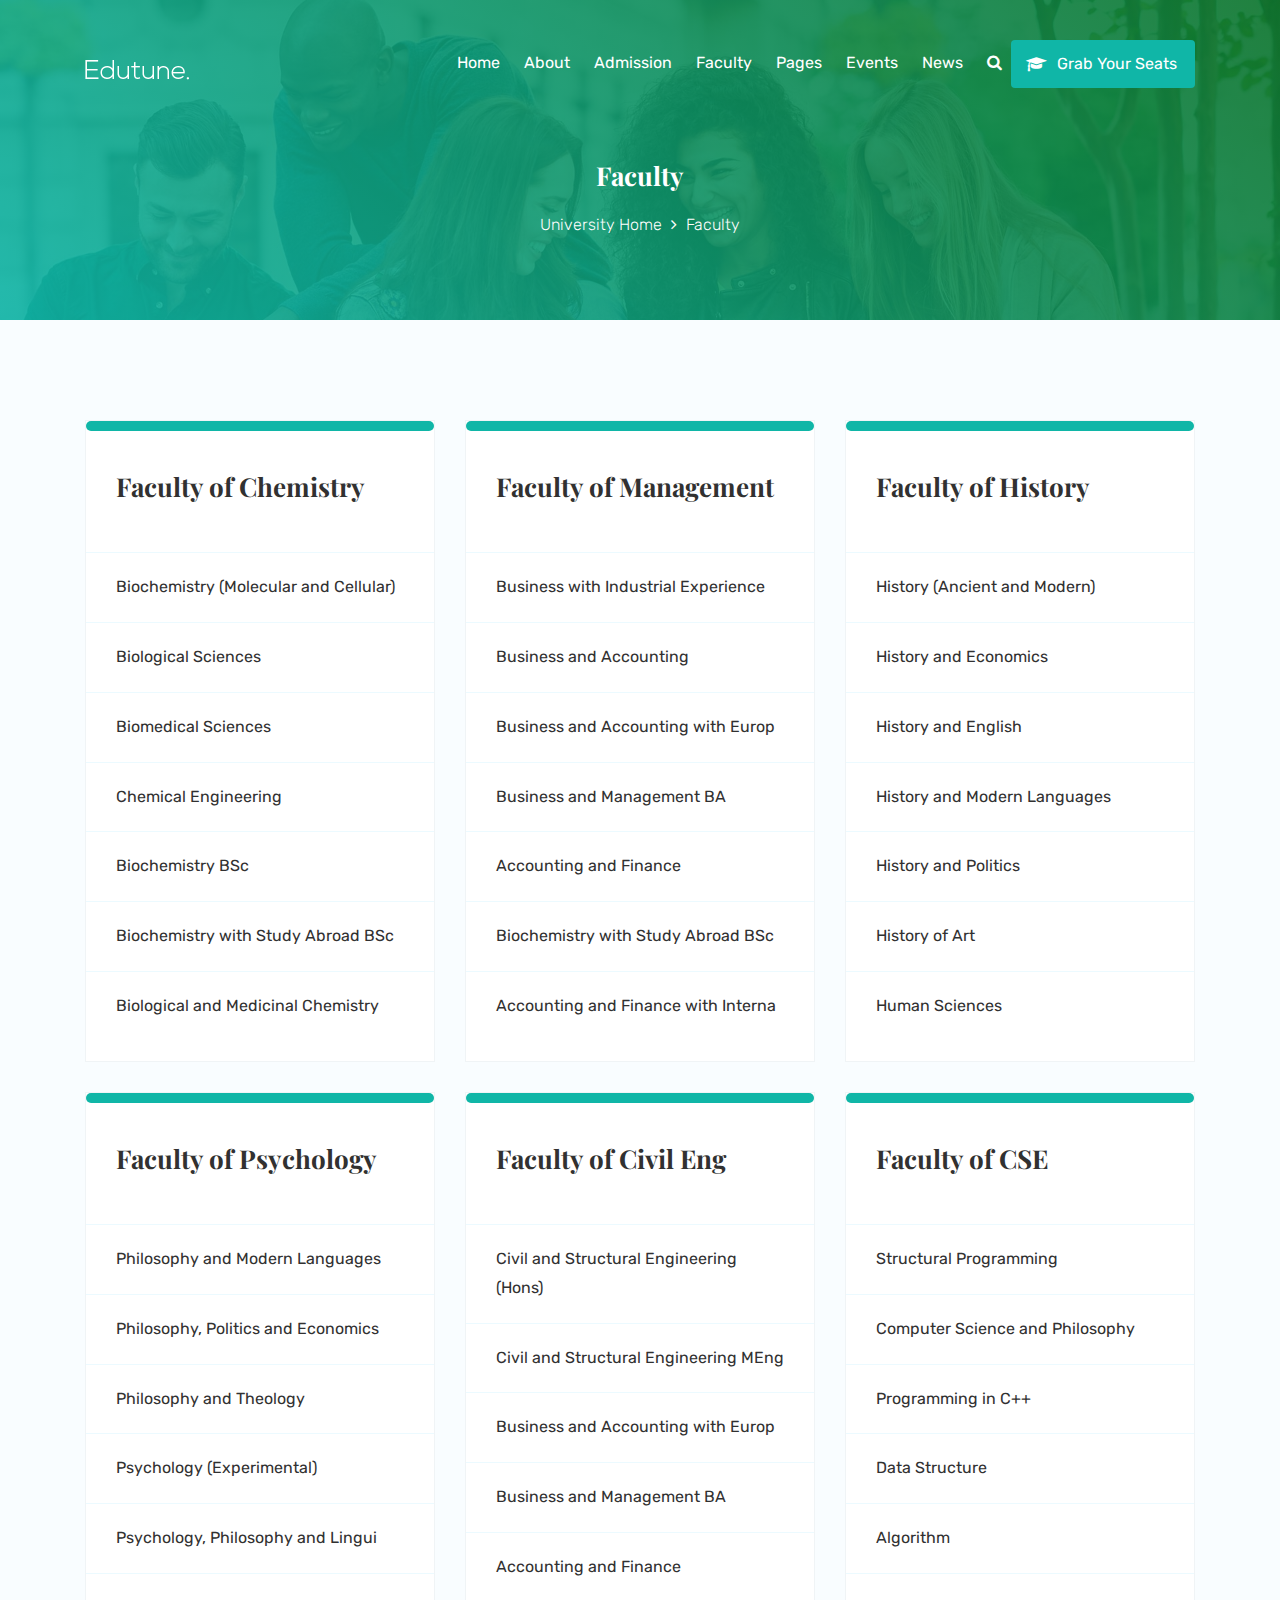
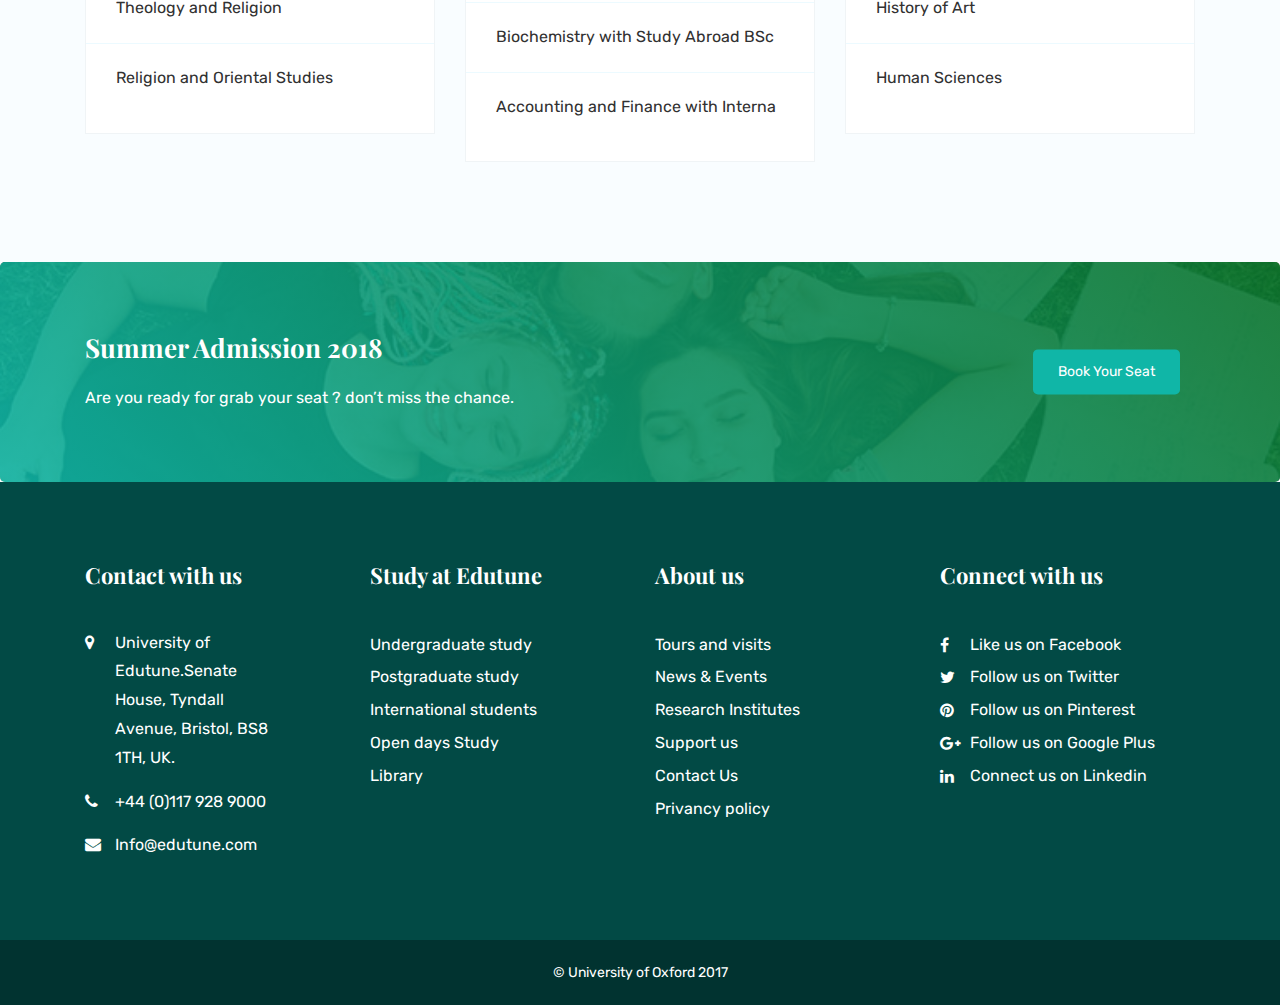
<file: faculty.html>
<!doctype html>
<html class="no-js" lang="">
    <head>
        <meta charset="utf-8">
        <meta http-equiv="x-ua-compatible" content="ie=edge">
        <title>Edutune</title>
        <meta name="description" content="">
        <meta name="viewport" content="width=device-width, initial-scale=1">

        <link rel="apple-touch-icon" href="apple-touch-icon.png">
        <!-- Place favicon.ico in the root directory -->

        <link rel="stylesheet" href="asset/css/bootstrap.min.css">
        <link rel="stylesheet" href="asset/css/font-awesome.min.css">
        <link rel="stylesheet" href="asset/css/owl.carousel.min.css">
        <link rel="stylesheet" href="asset/css/magnific-popup.css">
        <link rel="stylesheet" href="asset/css/animate.min.css">
        <link rel="stylesheet" href="style.css">
        <link rel="stylesheet" href="asset/css/responsive.css">
        <script src="asset/js/jquery-1.12.4.min.js"></script>
    </head>
    <body>
        <!--[if lt IE 8]>
            <p class="browserupgrade">You are using an <strong>outdated</strong> browser. Please <a href="http://browsehappy.com/">upgrade your browser</a> to improve your experience.</p>
        <![endif]-->

        <!-- Add your site or application content here -->
        <!-- Header Area Start -->
        <div class="header-area">
            <div class="container">
                <div class="row">
                    <div class="col-lg-3">
                        <div class="logo">
                            <h1><img src="asset/img/logo.png" alt=""></h1>
                        </div>
                    </div>
                    <div class="col-lg-9 text-right">
                        <div class="mainmenu">
                            <ul>
                                <li><a href="index.html">Home</a></li>
                                <li><a href="about.html">About</a></li>
                                <li><a href="admission.html">Admission</a></li>
                                <li><a href="">Faculty</a></li>
                                <li><a href="">Pages</a></li>
                                <li><a href="">Events</a>
                                    <ul>
                                        <li><a href="single-events.html">Event-1</a></li>
                                    </ul>
                                </li>
                                <li><a href="">News</a></li>
                                <li><a href=""><i class="fa fa-search"></i></a></li>
                                <li class="btn fa-graduation-cap"><a href="">Grab Your Seats</a></li>
                            </ul>
                        </div>
                    </div>
                </div>
            </div>
        </div>
        <!-- Header Area End -->

        <!-- Hero Area Start -->
        <div class="hero-area breadcrumb-area">
            <div class="container">
                <div class="row justify-content-center">
                    <div class="col-lg-8 text-center">
                        <h2>Faculty</h2>
                        <a href="index.html">University Home</a> <i class="fa fa-angle-right"></i> Faculty
                    </div>
                </div>
            </div>
        </div>
        <!-- Hero Area End -->

        <!-- Faculty Page Start -->
        <div class="section-padding">
            <div class="container">
                <div class="row">
                    <div class="col-lg-4">
                        <div class="bordered-box faculty">
                            <h3>Faculty of Chemistry</h3>
                            <ul>
                                <li><a href="">Biochemistry (Molecular and Cellular)</a></li>
                                <li><a href="">Biological Sciences</a></li>
                                <li><a href="">Biomedical Sciences</a></li>
                                <li><a href="">Chemical Engineering</a></li>
                                <li><a href="">Biochemistry BSc</a></li>
                                <li><a href="">Biochemistry with Study Abroad BSc</a></li>
                                <li><a href="">Biological and Medicinal Chemistry</a></li>
                            </ul>
                        </div> <!-- /bordered-box -->
                    </div>
                    <div class="col-lg-4">
                        <div class="bordered-box faculty">
                            <h3>Faculty of Management</h3>
                            <ul>
                                <li><a href="">Business with Industrial Experience</a></li>
                                <li><a href="">Business and Accounting</a></li>
                                <li><a href="">Business and Accounting with Europ</a></li>
                                <li><a href="">Business and Management BA</a></li>
                                <li><a href="">Accounting and Finance</a></li>
                                <li><a href="">Biochemistry with Study Abroad BSc</a></li>
                                <li><a href="">Accounting and Finance with Interna</a></li>
                            </ul>
                        </div> <!-- /bordered-box -->
                    </div>
                    <div class="col-lg-4">
                        <div class="bordered-box faculty">
                            <h3>Faculty of History</h3>
                            <ul>
                                <li><a href="">History (Ancient and Modern)</a></li>
                                <li><a href="">History and Economics</a></li>
                                <li><a href="">History and English</a></li>
                                <li><a href="">History and Modern Languages</a></li>
                                <li><a href="">History and Politics</a></li>
                                <li><a href="">History of Art</a></li>
                                <li><a href="">Human Sciences</a></li>
                            </ul>
                        </div> <!-- /bordered-box -->
                    </div>
                    <div class="col-lg-4">
                        <div class="bordered-box faculty">
                            <h3>Faculty of Psychology</h3>
                            <ul>
                                <li><a href="">Philosophy and Modern Languages</a></li>
                                <li><a href="">Philosophy, Politics and Economics</a></li>
                                <li><a href="">Philosophy and Theology</a></li>
                                <li><a href="">Psychology (Experimental)</a></li>
                                <li><a href="">Psychology, Philosophy and Lingui</a></li>
                                <li><a href="">Theology and Religion</a></li>
                                <li><a href="">Religion and Oriental Studies</a></li>
                            </ul>
                        </div> <!-- /bordered-box -->
                    </div>
                    <div class="col-lg-4">
                        <div class="bordered-box faculty">
                            <h3>Faculty of Civil Eng</h3>
                            <ul>
                                <li><a href="">Civil and Structural Engineering  (Hons)</a></li>
                                <li><a href="">Civil and Structural Engineering MEng</a></li>
                                <li><a href="">Business and Accounting with Europ</a></li>
                                <li><a href="">Business and Management BA</a></li>
                                <li><a href="">Accounting and Finance</a></li>
                                <li><a href="">Biochemistry with Study Abroad BSc</a></li>
                                <li><a href="">Accounting and Finance with Interna</a></li>
                            </ul>
                        </div> <!-- /bordered-box -->
                    </div>
                    <div class="col-lg-4">
                        <div class="bordered-box faculty">
                            <h3>Faculty of CSE</h3>
                            <ul>
                                <li><a href="">Structural Programming</a></li>
                                <li><a href="">Computer Science and Philosophy</a></li>
                                <li><a href="">Programming in C++</a></li>
                                <li><a href="">Data Structure</a></li>
                                <li><a href="">Algorithm</a></li>
                                <li><a href="">History of Art</a></li>
                                <li><a href="">Human Sciences</a></li>
                            </ul>
                        </div> <!-- /bordered-box -->
                    </div>
                </div>
            </div>
        </div>
        <!-- Faculty Page End -->

        <!-- CTA Area Start -->
        <div class="cta-area">
            <div class="container">
                <div class="row">
                    <div class="col">
                        <h3>Summer Admission 2018</h3>
                        <p>Are you ready for grab your seat ? don’t miss the chance.</p>
                        <a href="" class="edutune-btn">Book Your Seat</a>
                    </div>
                </div>
            </div>
        </div>

        <footer class="site-footer">
            <div class="footer-top-area">
                <div class="container">
                    <div class="row">
                        <div class="col-lg-3">
                            <div class="footer-widget">
                                <h3 class="widget-title">Contact with us</h3>
                                <p class="contact-info"><i class="fa fa-map-marker"></i> University of Edutune.Senate House, Tyndall Avenue, Bristol, BS8 1TH, UK. </p>
                                <p class="contact-info"><i class="fa fa-phone"></i> +44 (0)117 928 9000</p>
                                <p class="contact-info"><i class="fa fa-envelope"></i> Info@edutune.com</p>
                            </div>
                        </div>
                        <div class="col-lg-3">
                            <div class="footer-widget">
                                <h3 class="widget-title">Study at Edutune</h3>
                                <ul>
                                    <li><a href="">Undergraduate study</a></li>
                                    <li><a href="">Postgraduate study</a></li>
                                    <li><a href="">International students</a></li>
                                    <li><a href="">Open days Study</a></li>
                                    <li><a href="">Library</a></li>
                                </ul>
                            </div>
                        </div>
                        <div class="col-lg-3">
                            <div class="footer-widget">
                                <h3 class="widget-title">About us</h3>
                                <ul>
                                    <li><a href="">Tours and visits</a></li>
                                    <li><a href="">News &amp; Events</a></li>
                                    <li><a href="">Research Institutes</a></li>
                                    <li><a href="">Support us</a></li>
                                    <li><a href="">Contact Us</a></li>
                                    <li><a href="">Privancy policy</a></li>
                                </ul>
                            </div>
                        </div>
                        <div class="col-lg-3">
                            <div class="footer-widget">
                                <h3 class="widget-title">Connect with us</h3>
                                <ul class="footer-social-link">
                                    <li><a href=""><i class="fa fa-facebook"></i> Like us on Facebook</a></li>
                                    <li><a href=""><i class="fa fa-twitter"></i> Follow us on Twitter</a></li>
                                    <li><a href=""><i class="fa fa-pinterest"></i> Follow us on Pinterest</a></li>
                                    <li><a href=""><i class="fa fa-google-plus"></i> Follow us on Google Plus</a></li>
                                    <li><a href=""><i class="fa fa-linkedin"></i> Connect us on Linkedin</a></li>
                                </ul>
                            </div>
                        </div>
                    </div>
                </div>
            </div>
            <div class="footer-bottom-area">
                <div class="copyright-text">
                    <div class="container">
                        <div class="row">
                            <div class="col-lg-12 text-center">
                                <p>&copy; University of Oxford 2017</p>
                            </div>
                        </div>
                    </div>
                </div>
            </div>
        </footer>
        


        <script src="asset/js/popper.min.js"></script>
        <script src="asset/js/bootstrap.min.js"></script>
        <script src="asset/js/owl.carousel.min.js"></script>
        <script src="asset/js/jquery.magnific-popup.min.js"></script>
        <script src="asset/js/jquery.counterup.min.js"></script>
        <script src="asset/js/waypoints.min.js"></script>
        <script src="asset/js/plugins.js"></script>
        <script src="asset/js/main.js"></script>
    </body>
</html>
</file>
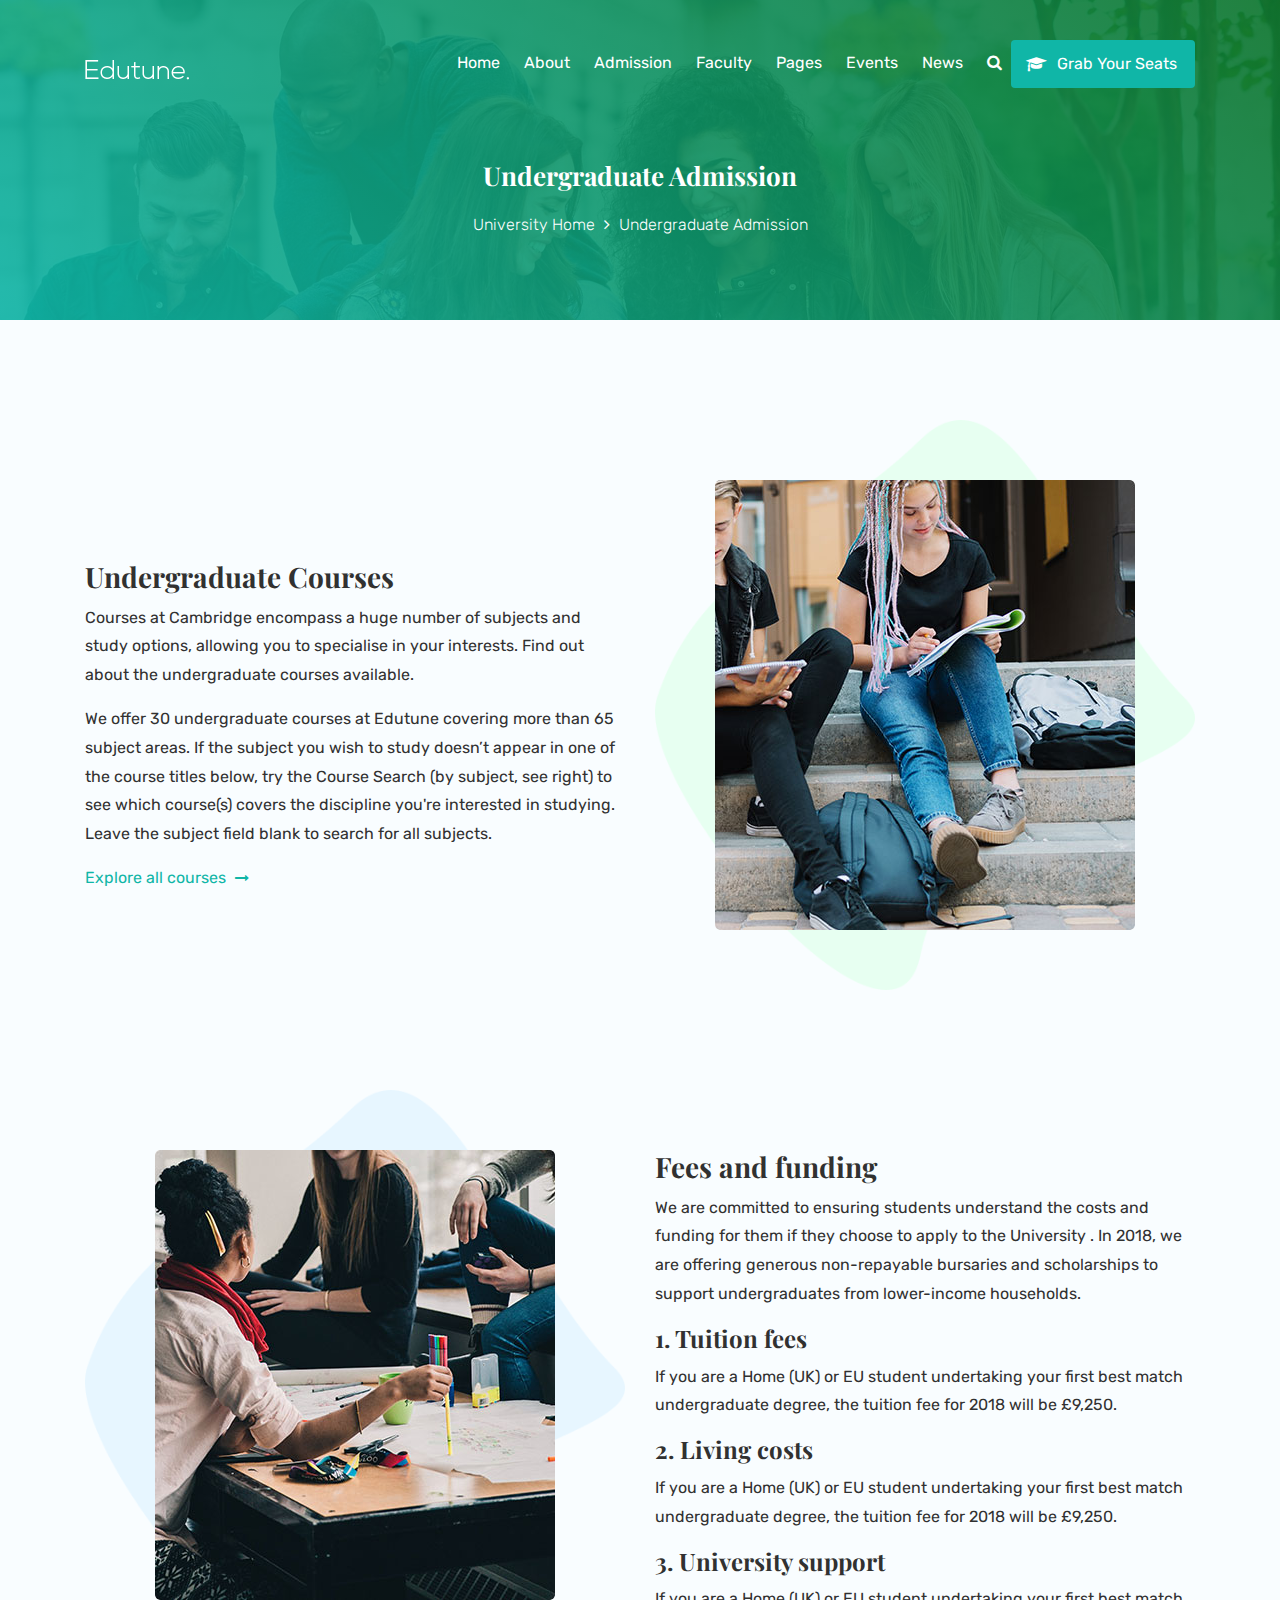
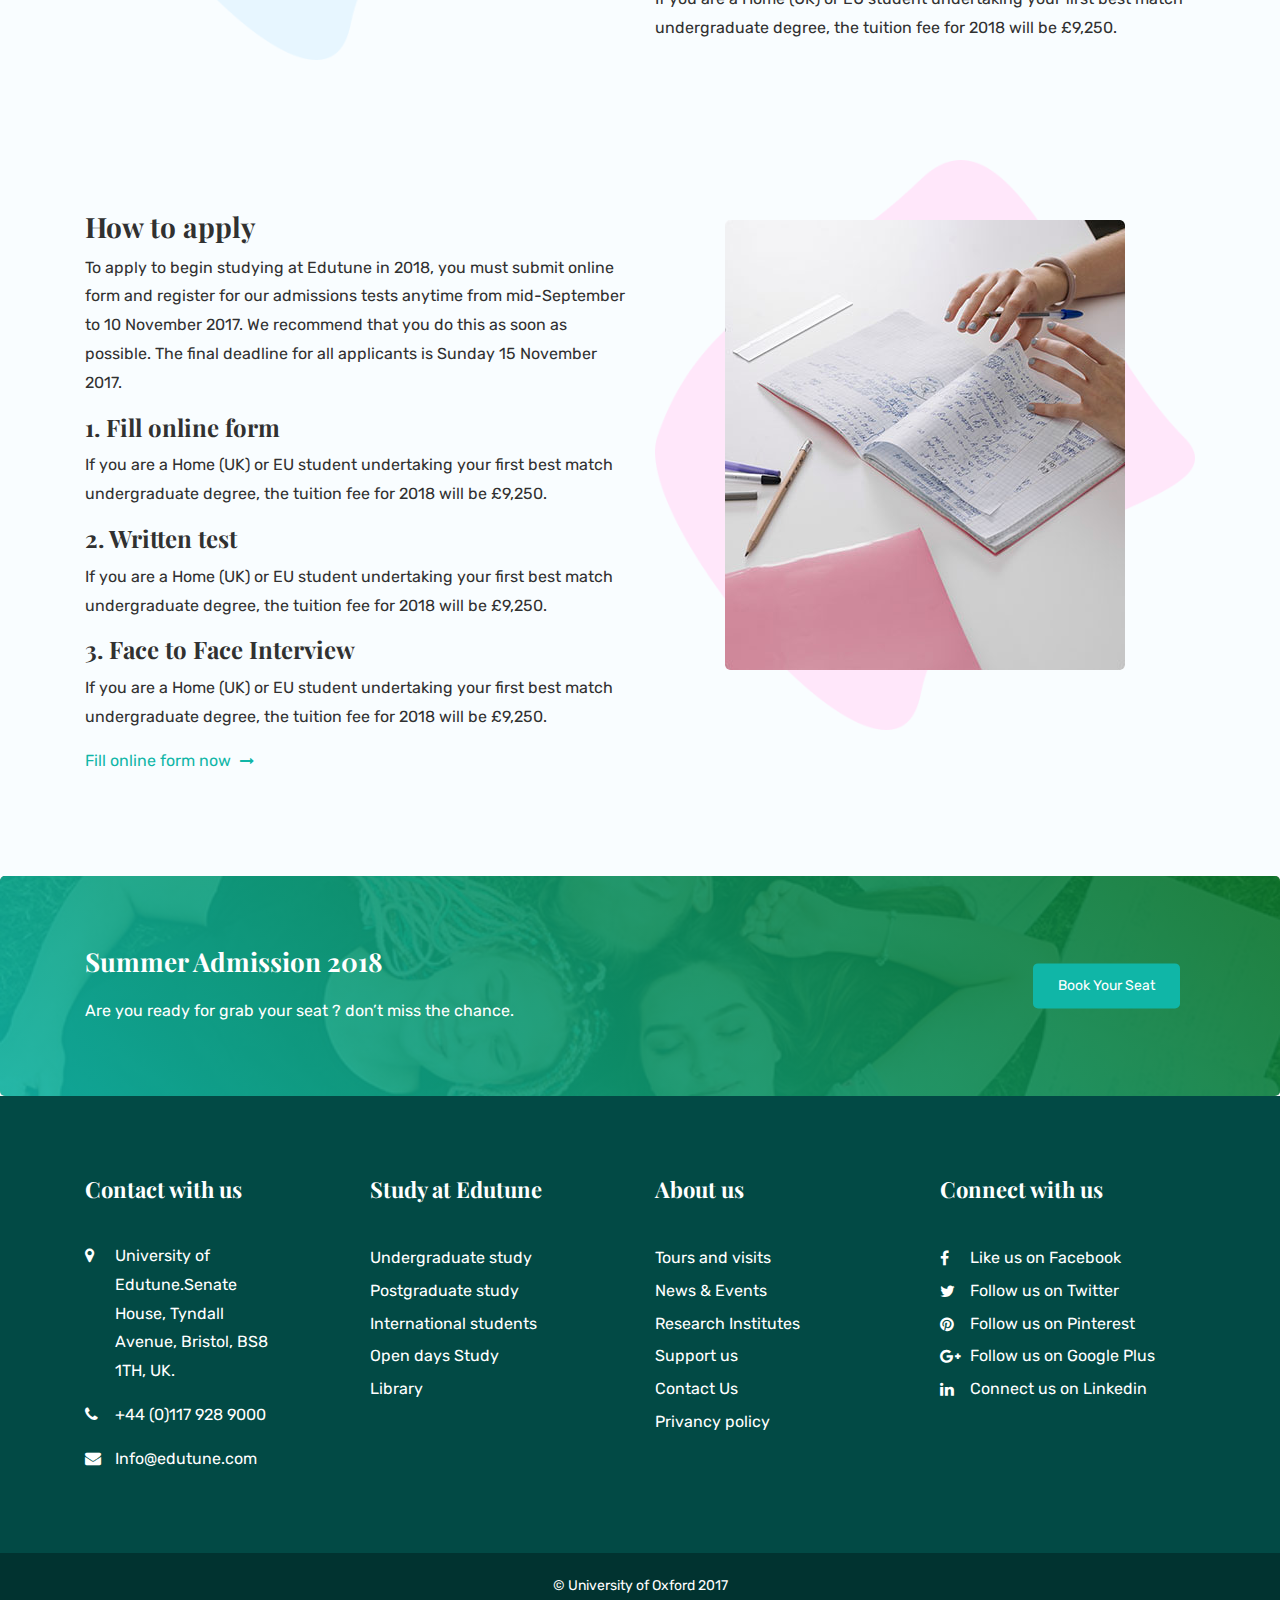
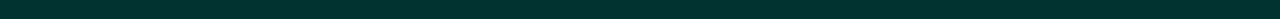
<file: single-events.html>
<!doctype html>
<html class="no-js" lang="">
    <head>
        <meta charset="utf-8">
        <meta http-equiv="x-ua-compatible" content="ie=edge">
        <title>Edutune</title>
        <meta name="description" content="">
        <meta name="viewport" content="width=device-width, initial-scale=1">

        <link rel="apple-touch-icon" href="apple-touch-icon.png">
        <!-- Place favicon.ico in the root directory -->

        <link rel="stylesheet" href="asset/css/bootstrap.min.css">
        <link rel="stylesheet" href="asset/css/font-awesome.min.css">
        <link rel="stylesheet" href="asset/css/owl.carousel.min.css">
        <link rel="stylesheet" href="asset/css/magnific-popup.css">
        <link rel="stylesheet" href="asset/css/animate.min.css">
        <link rel="stylesheet" href="style.css">
        <link rel="stylesheet" href="asset/css/responsive.css">
        <script src="asset/js/jquery-1.12.4.min.js"></script>
    </head>
    <body>
        <!--[if lt IE 8]>
            <p class="browserupgrade">You are using an <strong>outdated</strong> browser. Please <a href="http://browsehappy.com/">upgrade your browser</a> to improve your experience.</p>
        <![endif]-->

        <!-- Add your site or application content here -->
        <!-- Header Area Start -->
        <div class="header-area">
            <div class="container">
                <div class="row">
                    <div class="col-lg-3">
                        <div class="logo">
                            <h1><img src="asset/img/logo.png" alt=""></h1>
                        </div>
                    </div>
                    <div class="col-lg-9 text-right">
                        <div class="mainmenu">
                            <ul>
                                <li><a href="index.html">Home</a></li>
                                <li><a href="about.html">About</a></li>
                                <li><a href="admission.html">Admission</a></li>
                                <li><a href="faculty.html">Faculty</a></li>
                                <li><a href="">Pages</a></li>
                                <li><a href="">Events</a>
                                    <ul>
                                        <li><a href="single-events.html">Event-1</a></li>
                                    </ul>
                                </li>
                                <li><a href="">News</a></li>
                                <li><a href=""><i class="fa fa-search"></i></a></li>
                                <li class="btn fa-graduation-cap"><a href="">Grab Your Seats</a></li>
                            </ul>
                        </div>
                    </div>
                </div>
            </div>
        </div>
        <!-- Header Area End -->

        <!-- Hero Area Start -->
        <div class="hero-area breadcrumb-area">
            <div class="container">
                <div class="row justify-content-center">
                    <div class="col-lg-8 text-center">
                        <h2>Undergraduate Admission</h2>
                        <a href="index.html">University Home</a> <i class="fa fa-angle-right"></i> Undergraduate Admission
                    </div>
                </div>
            </div>
        </div>
        <!-- Hero Area End -->

        <!-- Single Admission Page Start -->
        <div class="section-padding">
            <div class="container">
                <div class="row">
                    <div class="col-lg-6">
                        <div class="margin-top-140">
                            <h3>Undergraduate Courses</h3>
                            <p>Courses at Cambridge encompass a huge number of subjects and
                            study options, allowing you to specialise in your interests. Find out 
                            about the undergraduate courses available.</p>
                            <p>We offer 30 undergraduate courses at Edutune covering more than 65 subject areas. If the subject you wish to study doesn’t appear in one of the course titles below, try the Course Search (by subject, see right) to see which course(s) covers the discipline you're interested in studying. Leave the subject field blank to search for all subjects.</p>
                            <a href="" class="inline-btn">Explore all courses <i class="fa fa-long-arrow-right"></i></a>
                        </div>
                    </div>
                    <div class="col-lg-6 text-center">
                        <div class="shape-image">
                            <img src="asset/img/single-admission-bg-1.jpg" alt="">
                        </div>
                    </div>
                </div>
            </div>
        </div>
        <div class="section-padding padding-top-0">
            <div class="container">
                <div class="row">
                    <div class="col-lg-6 text-center">
                        <div class="shape-image theme-2">
                            <img src="asset/img/single-admission-bg-2.jpg" alt="">
                        </div>
                    </div>
                    <div class="col-lg-6">
                        <div class="margin-top-70">
                            <h3>Fees and funding</h3>
                            <p>We are committed to ensuring students understand the costs and funding for them if they choose to apply to the University . In 2018, we are offering generous non-repayable bursaries and scholarships to support undergraduates from lower-income households.</p>
                            <h4>1. Tuition fees</h4>
                            <p>If you are a Home (UK) or EU student undertaking your first best match
                            undergraduate degree, the tuition fee for 2018 will be £9,250.</p>
                            <h4>2. Living costs</h4>
                            <p>If you are a Home (UK) or EU student undertaking your first best match
                            undergraduate degree, the tuition fee for 2018 will be £9,250.</p>
                            <h4>3. University support</h4>
                            <p>If you are a Home (UK) or EU student undertaking your first best match
                            undergraduate degree, the tuition fee for 2018 will be £9,250.</p>
                        </div>
                    </div>
                </div>
            </div>
        </div>
        <div class="section-padding padding-top-0">
            <div class="container">
                <div class="row">
                    <div class="col-lg-6">
                        <div class="margin-top-50">
                            <h3>How to apply</h3>
                            <p>To apply to begin studying at Edutune in 2018, you must submit online form and register for our admissions tests anytime from mid-September to 10 November 2017. We recommend that you do this as soon as possible. The final deadline for all applicants is Sunday 15 November 2017.</p>
                            <h4>1. Fill online form</h4>
                            <p>If you are a Home (UK) or EU student undertaking your first best match
                            undergraduate degree, the tuition fee for 2018 will be £9,250.</p>
                            <h4>2. Written test</h4>
                            <p>If you are a Home (UK) or EU student undertaking your first best match undergraduate degree, the tuition fee for 2018 will be £9,250.</p>
                            <h4>3. Face to Face Interview</h4>
                            <p>If you are a Home (UK) or EU student undertaking your first best match undergraduate degree, the tuition fee for 2018 will be £9,250.</p>
                            <a href="" class="inline-btn">Fill online form now <i class="fa fa-long-arrow-right"></i></a>
                        </div>
                    </div>
                    <div class="col-lg-6 text-center">
                        <div class="shape-image theme-3">
                            <img src="asset/img/single-admission-bg-3.jpg" alt="">
                        </div>
                    </div>
                </div>
            </div>
        </div>
        <!-- Single Admission Page End -->

        <!-- CTA Area Start -->
        <div class="cta-area">
            <div class="container">
                <div class="row">
                    <div class="col">
                        <h3>Summer Admission 2018</h3>
                        <p>Are you ready for grab your seat ? don’t miss the chance.</p>
                        <a href="" class="edutune-btn">Book Your Seat</a>
                    </div>
                </div>
            </div>
        </div>

        <footer class="site-footer">
            <div class="footer-top-area">
                <div class="container">
                    <div class="row">
                        <div class="col-lg-3">
                            <div class="footer-widget">
                                <h3 class="widget-title">Contact with us</h3>
                                <p class="contact-info"><i class="fa fa-map-marker"></i> University of Edutune.Senate House, Tyndall Avenue, Bristol, BS8 1TH, UK. </p>
                                <p class="contact-info"><i class="fa fa-phone"></i> +44 (0)117 928 9000</p>
                                <p class="contact-info"><i class="fa fa-envelope"></i> Info@edutune.com</p>
                            </div>
                        </div>
                        <div class="col-lg-3">
                            <div class="footer-widget">
                                <h3 class="widget-title">Study at Edutune</h3>
                                <ul>
                                    <li><a href="">Undergraduate study</a></li>
                                    <li><a href="">Postgraduate study</a></li>
                                    <li><a href="">International students</a></li>
                                    <li><a href="">Open days Study</a></li>
                                    <li><a href="">Library</a></li>
                                </ul>
                            </div>
                        </div>
                        <div class="col-lg-3">
                            <div class="footer-widget">
                                <h3 class="widget-title">About us</h3>
                                <ul>
                                    <li><a href="">Tours and visits</a></li>
                                    <li><a href="">News &amp; Events</a></li>
                                    <li><a href="">Research Institutes</a></li>
                                    <li><a href="">Support us</a></li>
                                    <li><a href="">Contact Us</a></li>
                                    <li><a href="">Privancy policy</a></li>
                                </ul>
                            </div>
                        </div>
                        <div class="col-lg-3">
                            <div class="footer-widget">
                                <h3 class="widget-title">Connect with us</h3>
                                <ul class="footer-social-link">
                                    <li><a href=""><i class="fa fa-facebook"></i> Like us on Facebook</a></li>
                                    <li><a href=""><i class="fa fa-twitter"></i> Follow us on Twitter</a></li>
                                    <li><a href=""><i class="fa fa-pinterest"></i> Follow us on Pinterest</a></li>
                                    <li><a href=""><i class="fa fa-google-plus"></i> Follow us on Google Plus</a></li>
                                    <li><a href=""><i class="fa fa-linkedin"></i> Connect us on Linkedin</a></li>
                                </ul>
                            </div>
                        </div>
                    </div>
                </div>
            </div>
            <div class="footer-bottom-area">
                <div class="copyright-text">
                    <div class="container">
                        <div class="row">
                            <div class="col-lg-12 text-center">
                                <p>&copy; University of Oxford 2017</p>
                            </div>
                        </div>
                    </div>
                </div>
            </div>
        </footer>
        


        <script src="asset/js/popper.min.js"></script>
        <script src="asset/js/bootstrap.min.js"></script>
        <script src="asset/js/owl.carousel.min.js"></script>
        <script src="asset/js/jquery.magnific-popup.min.js"></script>
        <script src="asset/js/jquery.counterup.min.js"></script>
        <script src="asset/js/waypoints.min.js"></script>
        <script src="asset/js/plugins.js"></script>
        <script src="asset/js/main.js"></script>
    </body>
</html>
</file>
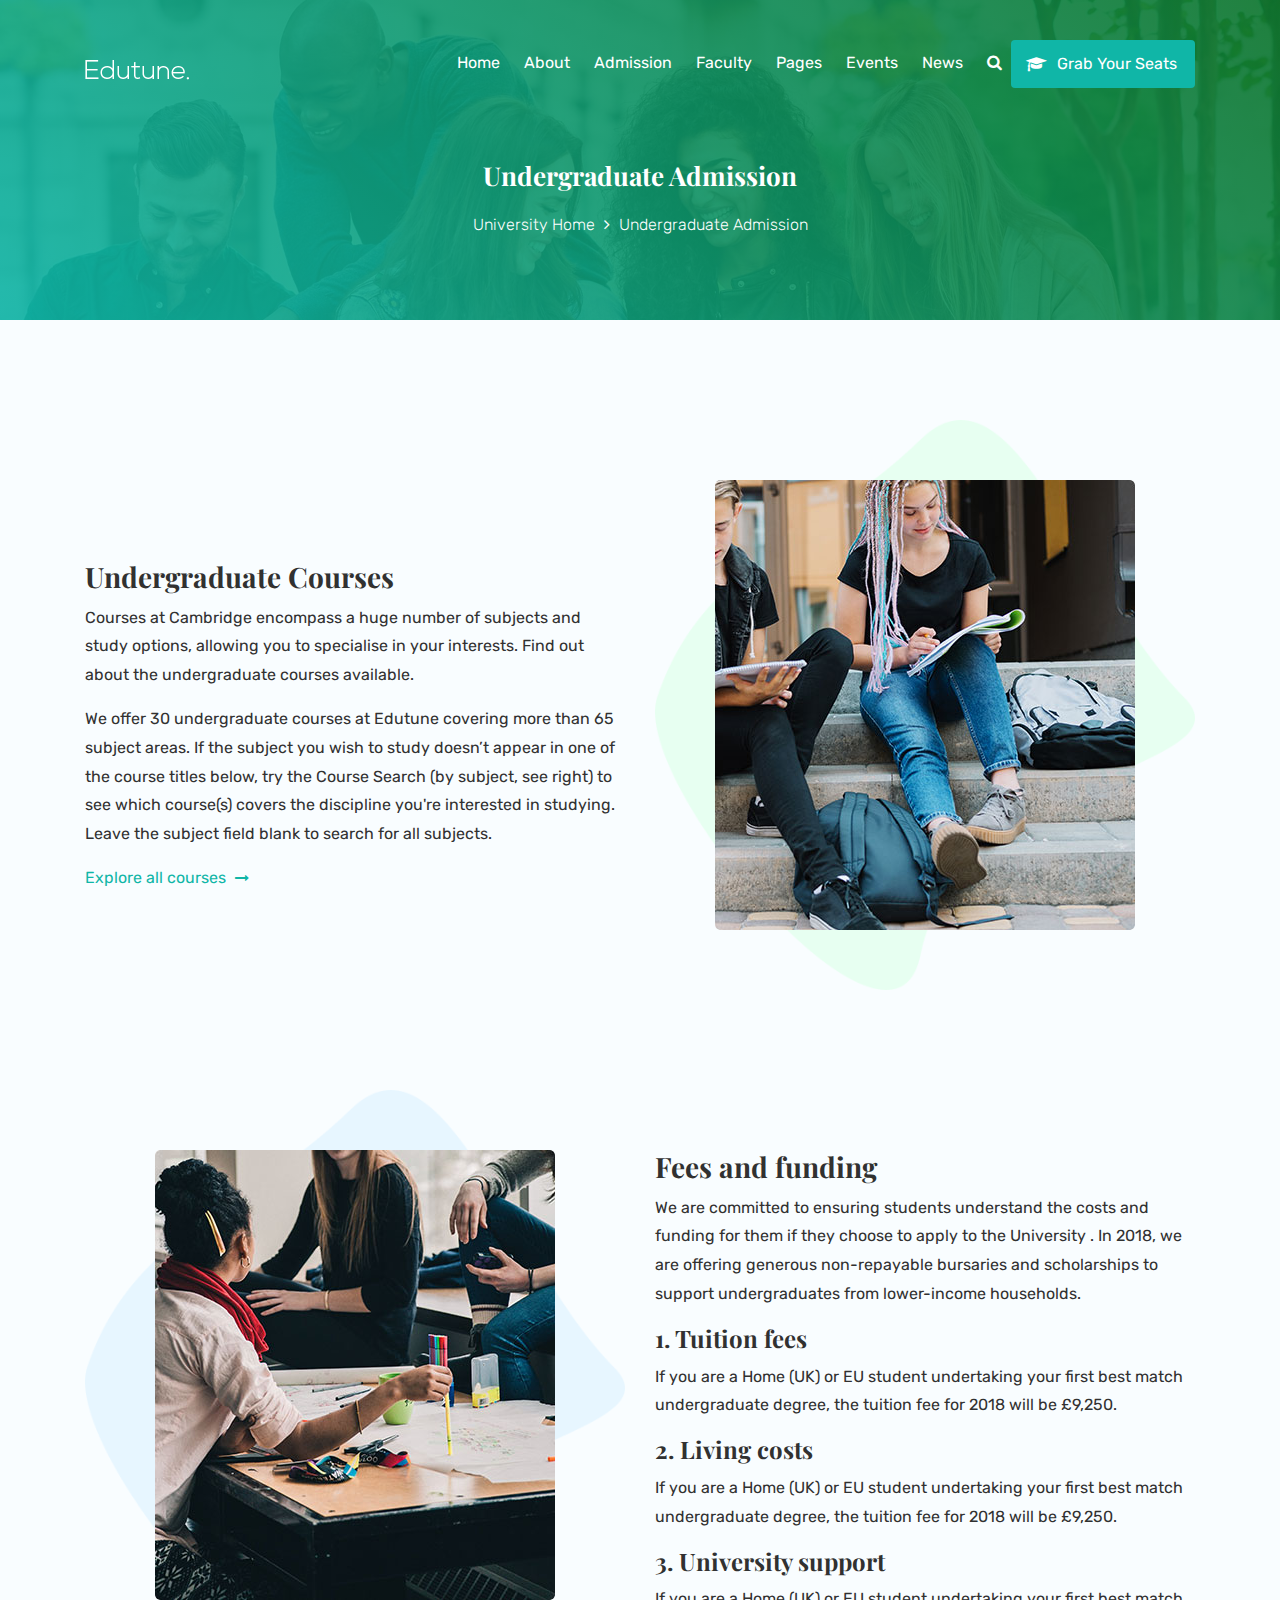
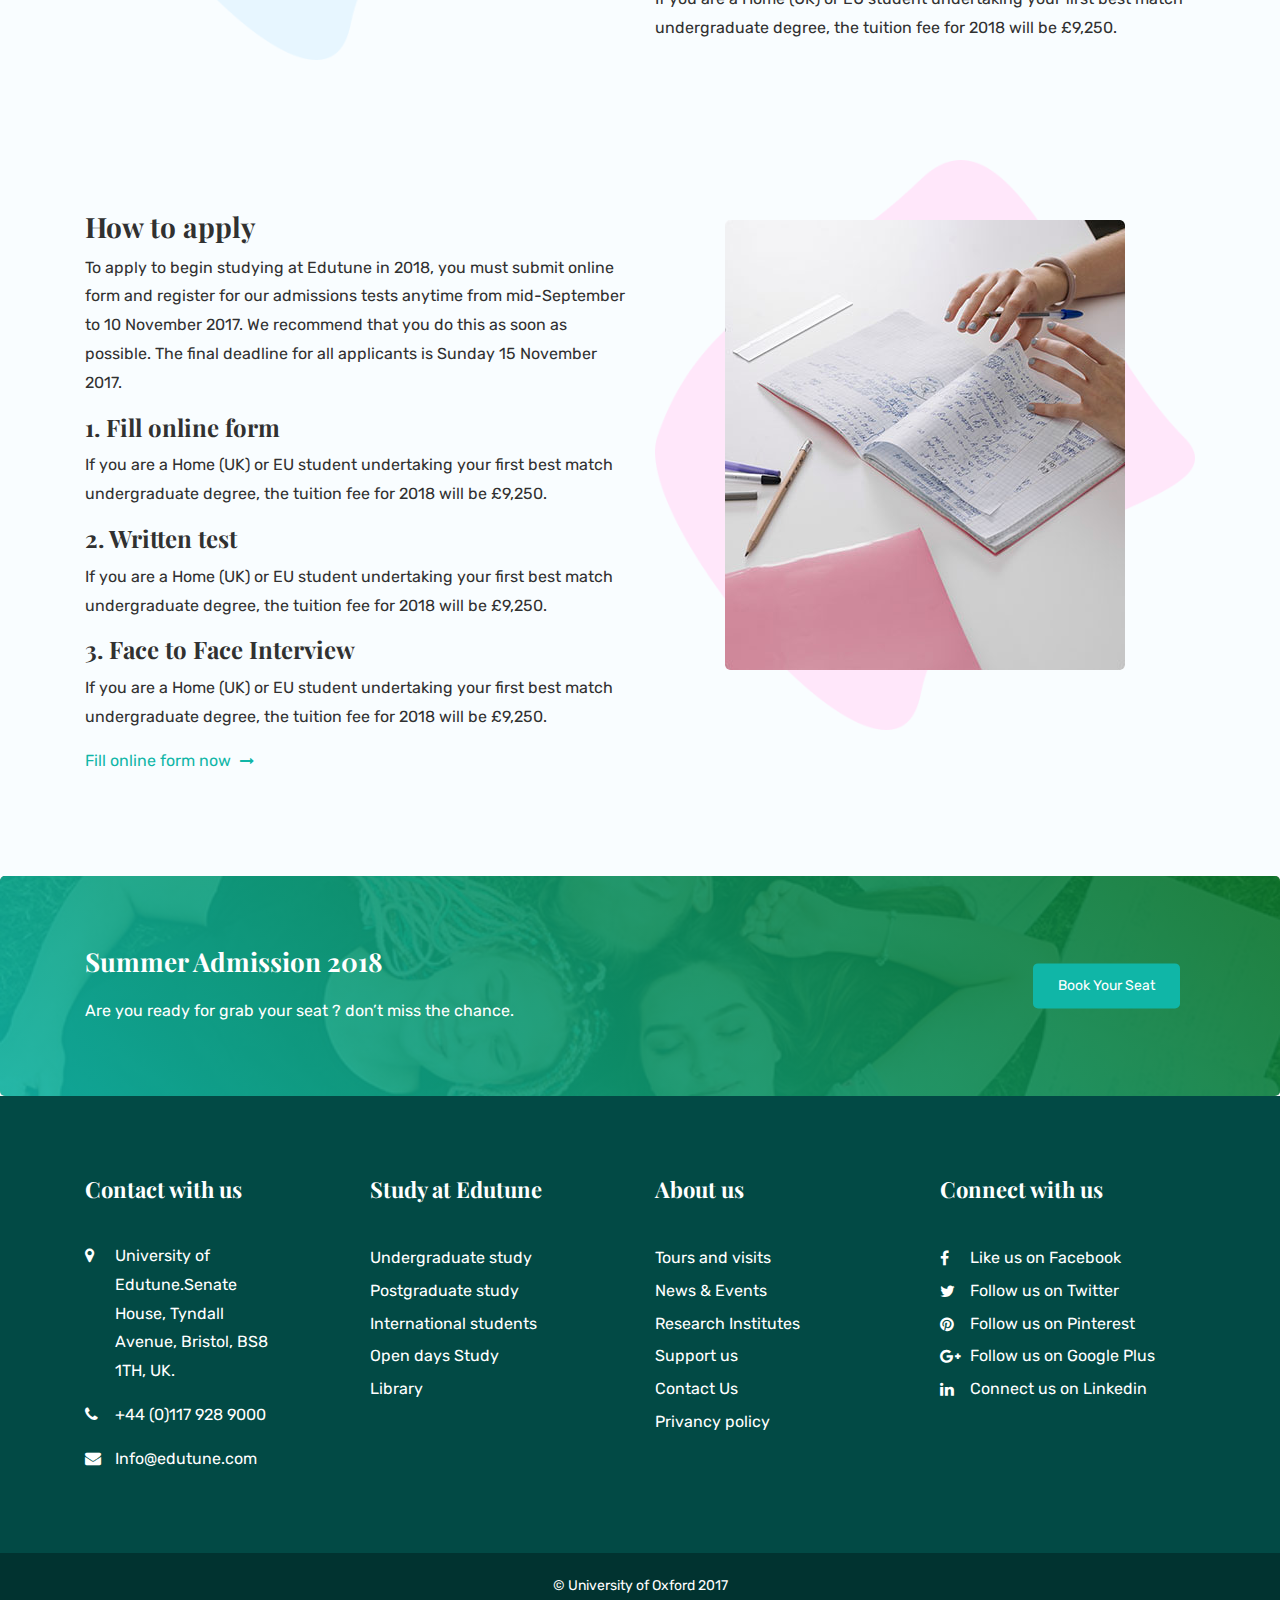
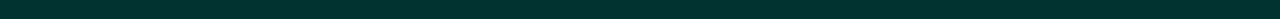
<file: single_admission.html>
<!doctype html>
<html class="no-js" lang="">
    <head>
        <meta charset="utf-8">
        <meta http-equiv="x-ua-compatible" content="ie=edge">
        <title>Edutune</title>
        <meta name="description" content="">
        <meta name="viewport" content="width=device-width, initial-scale=1">

        <link rel="apple-touch-icon" href="apple-touch-icon.png">
        <!-- Place favicon.ico in the root directory -->

        <link rel="stylesheet" href="asset/css/bootstrap.min.css">
        <link rel="stylesheet" href="asset/css/font-awesome.min.css">
        <link rel="stylesheet" href="asset/css/owl.carousel.min.css">
        <link rel="stylesheet" href="asset/css/magnific-popup.css">
        <link rel="stylesheet" href="asset/css/animate.min.css">
        <link rel="stylesheet" href="style.css">
        <link rel="stylesheet" href="asset/css/responsive.css">
        <script src="asset/js/jquery-1.12.4.min.js"></script>
    </head>
    <body>
        <!--[if lt IE 8]>
            <p class="browserupgrade">You are using an <strong>outdated</strong> browser. Please <a href="http://browsehappy.com/">upgrade your browser</a> to improve your experience.</p>
        <![endif]-->

        <!-- Add your site or application content here -->
        <!-- Header Area Start -->
        <div class="header-area">
            <div class="container">
                <div class="row">
                    <div class="col-lg-3">
                        <div class="logo">
                            <h1><img src="asset/img/logo.png" alt=""></h1>
                        </div>
                    </div>
                    <div class="col-lg-9 text-right">
                        <div class="mainmenu">
                            <ul>
                                <li><a href="index.html">Home</a></li>
                                <li><a href="about.html">About</a></li>
                                <li><a href="admission.html">Admission</a>
                                    <ul>
                                        <li><a href="single_admission.html">Admission Page-1</a></li>
                                    </ul>
                                </li>
                                <li><a href="">Faculty</a></li>
                                <li><a href="">Pages</a></li>
                                <li><a href="">Events</a></li>
                                <li><a href="">News</a></li>
                                <li><a href=""><i class="fa fa-search"></i></a></li>
                                <li class="btn fa-graduation-cap"><a href="">Grab Your Seats</a></li>
                            </ul>
                        </div>
                    </div>
                </div>
            </div>
        </div>
        <!-- Header Area End -->

        <!-- Hero Area Start -->
        <div class="hero-area breadcrumb-area">
            <div class="container">
                <div class="row justify-content-center">
                    <div class="col-lg-8 text-center">
                        <h2>Undergraduate Admission</h2>
                        <a href="index.html">University Home</a> <i class="fa fa-angle-right"></i> Undergraduate Admission
                    </div>
                </div>
            </div>
        </div>
        <!-- Hero Area End -->

        <!-- Single Admission Page Start -->
        <div class="section-padding">
            <div class="container">
                <div class="row">
                    <div class="col-lg-6">
                        <div class="margin-top-140">
                            <h3>Undergraduate Courses</h3>
                            <p>Courses at Cambridge encompass a huge number of subjects and
                            study options, allowing you to specialise in your interests. Find out 
                            about the undergraduate courses available.</p>
                            <p>We offer 30 undergraduate courses at Edutune covering more than 65 subject areas. If the subject you wish to study doesn’t appear in one of the course titles below, try the Course Search (by subject, see right) to see which course(s) covers the discipline you're interested in studying. Leave the subject field blank to search for all subjects.</p>
                            <a href="" class="inline-btn">Explore all courses <i class="fa fa-long-arrow-right"></i></a>
                        </div>
                    </div>
                    <div class="col-lg-6 text-center">
                        <div class="shape-image">
                            <img src="asset/img/single-admission-bg-1.jpg" alt="">
                        </div>
                    </div>
                </div>
            </div>
        </div>
        <div class="section-padding padding-top-0">
            <div class="container">
                <div class="row">
                    <div class="col-lg-6 text-center">
                        <div class="shape-image theme-2">
                            <img src="asset/img/single-admission-bg-2.jpg" alt="">
                        </div>
                    </div>
                    <div class="col-lg-6">
                        <div class="margin-top-70">
                            <h3>Fees and funding</h3>
                            <p>We are committed to ensuring students understand the costs and funding for them if they choose to apply to the University . In 2018, we are offering generous non-repayable bursaries and scholarships to support undergraduates from lower-income households.</p>
                            <h4>1. Tuition fees</h4>
                            <p>If you are a Home (UK) or EU student undertaking your first best match
                            undergraduate degree, the tuition fee for 2018 will be £9,250.</p>
                            <h4>2. Living costs</h4>
                            <p>If you are a Home (UK) or EU student undertaking your first best match
                            undergraduate degree, the tuition fee for 2018 will be £9,250.</p>
                            <h4>3. University support</h4>
                            <p>If you are a Home (UK) or EU student undertaking your first best match
                            undergraduate degree, the tuition fee for 2018 will be £9,250.</p>
                        </div>
                    </div>
                </div>
            </div>
        </div>
        <div class="section-padding padding-top-0">
            <div class="container">
                <div class="row">
                    <div class="col-lg-6">
                        <div class="margin-top-50">
                            <h3>How to apply</h3>
                            <p>To apply to begin studying at Edutune in 2018, you must submit online form and register for our admissions tests anytime from mid-September to 10 November 2017. We recommend that you do this as soon as possible. The final deadline for all applicants is Sunday 15 November 2017.</p>
                            <h4>1. Fill online form</h4>
                            <p>If you are a Home (UK) or EU student undertaking your first best match
                            undergraduate degree, the tuition fee for 2018 will be £9,250.</p>
                            <h4>2. Written test</h4>
                            <p>If you are a Home (UK) or EU student undertaking your first best match undergraduate degree, the tuition fee for 2018 will be £9,250.</p>
                            <h4>3. Face to Face Interview</h4>
                            <p>If you are a Home (UK) or EU student undertaking your first best match undergraduate degree, the tuition fee for 2018 will be £9,250.</p>
                            <a href="" class="inline-btn">Fill online form now <i class="fa fa-long-arrow-right"></i></a>
                        </div>
                    </div>
                    <div class="col-lg-6 text-center">
                        <div class="shape-image theme-3">
                            <img src="asset/img/single-admission-bg-3.jpg" alt="">
                        </div>
                    </div>
                </div>
            </div>
        </div>
        <!-- Single Admission Page End -->

        <!-- CTA Area Start -->
        <div class="cta-area">
            <div class="container">
                <div class="row">
                    <div class="col">
                        <h3>Summer Admission 2018</h3>
                        <p>Are you ready for grab your seat ? don’t miss the chance.</p>
                        <a href="" class="edutune-btn">Book Your Seat</a>
                    </div>
                </div>
            </div>
        </div>

        <footer class="site-footer">
            <div class="footer-top-area">
                <div class="container">
                    <div class="row">
                        <div class="col-lg-3">
                            <div class="footer-widget">
                                <h3 class="widget-title">Contact with us</h3>
                                <p class="contact-info"><i class="fa fa-map-marker"></i> University of Edutune.Senate House, Tyndall Avenue, Bristol, BS8 1TH, UK. </p>
                                <p class="contact-info"><i class="fa fa-phone"></i> +44 (0)117 928 9000</p>
                                <p class="contact-info"><i class="fa fa-envelope"></i> Info@edutune.com</p>
                            </div>
                        </div>
                        <div class="col-lg-3">
                            <div class="footer-widget">
                                <h3 class="widget-title">Study at Edutune</h3>
                                <ul>
                                    <li><a href="">Undergraduate study</a></li>
                                    <li><a href="">Postgraduate study</a></li>
                                    <li><a href="">International students</a></li>
                                    <li><a href="">Open days Study</a></li>
                                    <li><a href="">Library</a></li>
                                </ul>
                            </div>
                        </div>
                        <div class="col-lg-3">
                            <div class="footer-widget">
                                <h3 class="widget-title">About us</h3>
                                <ul>
                                    <li><a href="">Tours and visits</a></li>
                                    <li><a href="">News &amp; Events</a></li>
                                    <li><a href="">Research Institutes</a></li>
                                    <li><a href="">Support us</a></li>
                                    <li><a href="">Contact Us</a></li>
                                    <li><a href="">Privancy policy</a></li>
                                </ul>
                            </div>
                        </div>
                        <div class="col-lg-3">
                            <div class="footer-widget">
                                <h3 class="widget-title">Connect with us</h3>
                                <ul class="footer-social-link">
                                    <li><a href=""><i class="fa fa-facebook"></i> Like us on Facebook</a></li>
                                    <li><a href=""><i class="fa fa-twitter"></i> Follow us on Twitter</a></li>
                                    <li><a href=""><i class="fa fa-pinterest"></i> Follow us on Pinterest</a></li>
                                    <li><a href=""><i class="fa fa-google-plus"></i> Follow us on Google Plus</a></li>
                                    <li><a href=""><i class="fa fa-linkedin"></i> Connect us on Linkedin</a></li>
                                </ul>
                            </div>
                        </div>
                    </div>
                </div>
            </div>
            <div class="footer-bottom-area">
                <div class="copyright-text">
                    <div class="container">
                        <div class="row">
                            <div class="col-lg-12 text-center">
                                <p>&copy; University of Oxford 2017</p>
                            </div>
                        </div>
                    </div>
                </div>
            </div>
        </footer>
        


        <script src="asset/js/popper.min.js"></script>
        <script src="asset/js/bootstrap.min.js"></script>
        <script src="asset/js/owl.carousel.min.js"></script>
        <script src="asset/js/jquery.magnific-popup.min.js"></script>
        <script src="asset/js/jquery.counterup.min.js"></script>
        <script src="asset/js/waypoints.min.js"></script>
        <script src="asset/js/plugins.js"></script>
        <script src="asset/js/main.js"></script>
    </body>
</html>
</file>
<file: style.css>
/*-----------------------------------------------------------------------------------

    Template Name: Your template name 
    Template URI: http://bootexperts.com
    Description: This is html5 template
    Author: BootExperts
    Author URI: http://bootexperts.com
    Version: 1.0

-----------------------------------------------------------------------------------
    
    CSS INDEX
    ===================
  
    1. Theme Default CSS (body, link color, section etc)

-----------------------------------------------------------------------------------*/

@import url('https://fonts.googleapis.com/css?family=Playfair+Display:400,400i,700,700i,900,900i|Rubik:300,300i,400,400i,500,500i,700,700i,900,900i');00i');

/*----------------------------------------*/
/*  1.  Theme default CSS
/*----------------------------------------*/
html, body {height: 100%;}
.floatleft {float:left}
.floatright {float:right}
.alignleft {float:left;margin-right:15px;margin-bottom: 15px}
.alignright {float:right;margin-left:15px;margin-bottom: 15px}
.aligncenter {display:block;margin:0 auto 15px}
a:focus {outline:0px solid}
img {max-width:100%;height:auto}
.fix {overflow:hidden}
p {margin:0 0 15px;}
h1, h2, h3, h4, h5, h6 {
  margin: 0 0 10px;
  font-family: 'Playfair Display', serif;
  color: #313131;
  font-weight: 700;
}
a {transition: all 0.3s ease 0s;text-decoration:none;}
a:hover {
  color: #ec4445;
  text-decoration: none;
}
a:active, a:hover {
  outline: 0 none;
}
ul{
list-style: outside none none;
margin: 0;
padding: 0
}
.clear{clear:both}
body {
    font-family: 'Rubik', sans-serif;
    font-size: 16px;
    line-height: 1.8;
    color: #313131;
    background-color: #F9FDFF;
}
::-moz-selection {
    background: #b3d4fc;
    text-shadow: none;
}
::selection {
    background: #b3d4fc;
    text-shadow: none;
}
.browserupgrade {
    margin: 0.2em 0;
    background: #ccc;
    color: #000;
    padding: 0.2em 0;
}

.hero-area {background-image: url(asset/img/hero-bg.jpg)}
.cta-area {background-image: url(asset/img/cta-bg.jpg)}
.blog-bg-1 {background-image: url(asset/img/blog-1.jpg)}
.blog-bg-2 {background-image: url(asset/img/blog-2.jpg)}
.blog-bg-3 {background-image: url(asset/img/blog-3.jpg)}
.blog-bg-4 {background-image: url(asset/img/blog-4.jpg)}
.right-about-bg {background-image: url(asset/img/right-about-bg.jpg)}
.video-bg-1 {background-image: url(asset/img/about-1.jpg)}
.video-bg-2 {background-image: url(asset/img/about-2.jpg)}
.shape-image::before {background-image: url(asset/img/image-shape-bg.png)}
.shape-image.theme-2::before {background-image: url(asset/img/image-shape-bg-2.png)}
.shape-image.theme-3::before {background-image: url(asset/img/image-shape-bg-3.png)}



.mtb-60 {margin: 60px 0;}

.margin-top-100 {
  margin-top: 100px;
}
.margin-top-60 {
  margin-top: 60px;
}
.margin-top-70 {
  margin-top: 60px;
}
.margin-top-50 {
  margin-top: 50px;
}
.margin-top-140 {
  margin-top: 140px;
}
.section-padding {
  padding: 100px 0;
}
.section-padding.padding-top-0 {padding-top: 0;}


/** Header Area **/

.header-area {
  left: 0;
  padding: 40px 0;
  position: absolute;
  top: 0;
  width: 100%;
  z-index: 99;
}
.logo h1 {
  margin: 0;
}
.mainmenu ul {}
.mainmenu ul li {
  display: inline-block;
  position: relative;
}
.mainmenu ul li > a {
  color: #fff;
  display: block;
  margin-left: 10px;
  padding: 5px;
}
.mainmenu ul li.btn {
  background-color: #10b6a7;
  padding-left: 30px;
  position: relative;
}
.mainmenu ul li.btn::before {
  color: #fff;
  font-family: fontawesome;
  left: 14px;
  position: absolute;
  top: 11px;
}
.mainmenu ul li ul {
  background-color: #10b6a7;
  border-radius: 5px;
  left: -20px;
  opacity: 0;
  padding: 10px 15px;
  position: absolute;
  text-align: left;
  top: 150%;
  transition: all 0.3s ease 0s;
  visibility: hidden;
  width: 200px;
}
.mainmenu ul li ul li {
  display: block;
}
.mainmenu ul li ul li a {
  margin: 0;
  padding: 0;
}
.mainmenu ul li:hover ul {
  visibility: visible;
  opacity: 1;
  left: 0;
  top: 100%;
}


/** Hero Area **/
.hero-area {
  background-color: #10b6a7;
  background-position: center center;
  background-size: cover;
  color: #ffffff;
  font-weight: 300;
  padding-bottom: 150px;
  padding-top: 250px;
  position: relative;
  z-index: 1;
}
.hero-area::before, .cta-area::before, .video-box-btn:before {
  background: rgba(0, 0, 0, 0) linear-gradient(45deg, #10b6a7 0%, #0a742b 100%) repeat scroll 0 0;
  content: "";
  height: 100%;
  left: 0;
  opacity: 0.9;
  position: absolute;
  top: 0;
  width: 100%;
  z-index: -1;
}
.hero-area h2 {
  font-size: 50px;
  font-weight: 700;
  margin-bottom: 40px;
  color: #FFF;
}
.video-play-btn i.fa {
  background: #fff none repeat scroll 0 0;
  border-radius: 50%;
  color: #000000;
  display: block;
  font-size: 20px;
  height: 100px;
  line-height: 100px;
  margin: 0 auto 15px;
  width: 100px;
  text-align: center;
}
.video-play-btn {
  color: #fff;
  display: inline-block;
  font-size: 14px;
  margin-top: 30px;
}

/** Service Area **/

.bordered-box {
  background-color: #fff;
  border: 1px solid #f0f4f6;
  padding: 20px 30px;
  position: relative;
}
.bordered-box::before {
  background: #10b6a7 none repeat scroll 0 0;
  border-radius: 20px;
  content: "";
  height: 10px;
  left: 0;
  position: absolute;
  top: 0;
  width: 100%;
}
.bordered-box h3 {
  font-size: 26px;
  margin-bottom: 50px;
  margin-top: 30px;
}
.single-service-box {
  background-color: #f9fdff;
  color: #667677;
  margin-bottom: 30px;
  padding: 40px 15px;
  transition: all 0.3s ease 0s;
}
.service-icon {
  background: #fff none repeat scroll 0 0;
  border-radius: 50%;
  box-shadow: 4px 4px 15px #e4f8f4;
  color: #588f95;
  font-size: 30px;
  height: 90px;
  margin: 0 auto 30px;
  width: 90px;
}
.service-icon-wrap {
  vertical-align: middle;
}
.single-service-box h4 {
  font-size: 18px;
  margin-bottom: 30px;
}
.single-service-box a {
  margin-top: 15px;
}
.inline-btn {
  color: #10b6a7;
  display: inline-block;
}
.inline-btn i.fa {
  font-size: 14px;
  padding-left: 5px;
}
.col-lg-4:nth-child(2) .single-service-box,
.col-lg-6:nth-child(2) .single-service-box {background-color: #FAFAFF;}
.col-lg-4:nth-child(3) .single-service-box,
.col-lg-6:nth-child(3) .single-service-box {background-color: #FAFFFC;}
.col-lg-4:nth-child(4) .single-service-box,
.col-lg-6:nth-child(4) .single-service-box {background-color: #FFFAFF;}
.col-lg-4:nth-child(5) .single-service-box,
.col-lg-6:nth-child(5) .single-service-box {background-color: #FFFCFA;}
.col-lg-4:nth-child(6) .single-service-box,
.col-lg-6:nth-child(6) .single-service-box {background-color: #FDFFFA;}
.single-service-box:hover {
  box-shadow: 0 0 7px #d8fced;
}
.col-lg-4:nth-child(4) .single-service-box, .col-lg-4:nth-child(5) .single-service-box, .col-lg-4:nth-child(6) .single-service-box {
  margin-bottom: 0;
}
.bordered-box ul {}
.bordered-box ul li {
  border-top: 1px solid #ecfaff;
  margin-left: -30px;
  margin-right: -30px;
  padding: 20px 30px;
}
.bordered-box li a {
  color: #313131;
}
.bordered-box ul li a span {
  display: block;
  font-size: 80%;
  margin-top: 10px;
  color: #313131;
}
.bordered-box li:hover a {
  color: #10B6A7;
}
.inline-btn.event-btn {
  padding-bottom: 30px;
}

/** CTA Area **/

.cta-area {
  background-color: #10b6a7;
  background-position: center center;
  background-size: cover;
  color: #fff;
  padding: 70px 30px;
  position: relative;
  z-index: 2;
}
.cta-area, .cta-area::before {
  border-radius: 5px;
}
.cta-area h3 {
  color: #fff;
  font-size: 26px;
  margin-bottom: 20px;
}
.cta-area p {
  margin-bottom: 0;
}
.edutune-btn {
  background-color: #10b6a7;
  border-radius: 5px;
  color: #fff;
  display: inline-block;
  font-size: 14px;
  padding: 10px 25px;
}
.cta-area .edutune-btn {
  position: absolute;
  right: 30px;
  top: 50%;
  transform: translateY(-50%);
}

/** Blog Area **/

.single-blog-box {
  display: block;
  margin-bottom: 50px;
  -webkit-transition: all 0.3s ease 0s;
     -moz-transition: all 0.3s ease 0s;
      -ms-transition: all 0.3s ease 0s;
       -o-transition: all 0.3s ease 0s;
          transition: all 0.3s ease 0s;
}
.singel-blog-bg {
  background-color: #10b6a7;
  background-position: center center;
  background-size: cover;
  border-radius: 5px;
  height: 270px;
  margin-bottom: 25px;
}
.single-blog-box p {
  color: #10b6a7;
  font-size: 14px;
  margin-bottom: 20px;
}
.single-blog-box h4 {
  font-size: 18px;
  line-height: 28px;
  margin: 0;
}
.edutune-btn.blog-btn {
  display: block;
  margin-bottom: 30px;
  padding: 20px 0;
  position: relative;
  text-align: center;
  z-index: 1;
}
.edutune-btn.blog-btn i.fa {
  padding-left: 5px;
}
.edutune-btn.blog-btn:hover {
  color: #FFF;
}
.single-blog-box:hover.single-blog-box {
  opacity: 0.8;
}

/** Animate Button **/

.edutune-btn.blog-btn::before, .edutune-btn.blog-btn::after {
  background: #e74c3c none repeat scroll 0 0;
  border-radius: 5px;
  content: "";
  height: 100%;
  left: 0;
  position: absolute;
  top: 0;
  transform: rotateY(90deg);
  transition: all 0.5s ease 0s;
  width: 100%;
  z-index: -1;
}
.edutune-btn.blog-btn::after {
  transform: rotateX(90deg);
}
.edutune-btn.blog-btn:hover::before {
  transform: rotateY(0deg);
}
.edutune-btn.blog-btn:hover::after {
  transform: rotateX(0deg);
}

/** Footer Area **/

.site-footer {
  background-color: #036b63;
  position: relative;
  z-index: 1;
}
.footer-top-area {
  padding: 80px 0;
}
.site-footer, .site-footer h3, .site-footer a {
  color: #FFF;
}
.widget-title {
  font-size: 22px;
  margin-bottom: 40px;
}
.footer-widget .contact-info {
  padding-left: 30px;
  padding-right: 52px;
  position: relative;
}
.contact-info i.fa {
  left: 0;
  position: absolute;
  top: 5px;
}
.contact-info:last-child {margin-bottom: 0;}
.footer-widget ul li a {
  display: block;
  padding: 2px 0;
}
.footer-widget .footer-social-link li a {
  padding-left: 30px;
  position: relative;
}
.footer-widget .footer-social-link i.fa {
  left: 0;
  position: absolute;
  top: 8px;
}
.footer-widget ul li:hover a {
  color: #0dd5c6;
}

/** Copyright Area **/

.copyright-text {
  padding: 20px 0;
  position: relative;
  z-index: 1;
}
.copyright-text p {
  color: #fff;
  font-size: 14px;
  margin: 0;
}
.site-footer::before, .copyright-text::before {
  background: #000 none repeat scroll 0 0;
  content: "";
  height: 100%;
  left: 0;
  opacity: 0.3;
  position: absolute;
  top: 0;
  width: 100%;
  z-index: -1;
}

/** About Page **/

.hero-area.breadcrumb-area {
  padding-bottom: 80px;
  padding-top: 160px;
}
.hero-area.breadcrumb-area h2 {
  font-size: 26px;
  margin-bottom: 20px;
}
.hero-area.breadcrumb-area a {
  color: #fff;
}
.hero-area.breadcrumb-area i.fa {
  padding: 0 5px;
}
.right-about-bg {
  background-color: #22853c;
  background-position: center center;
  background-size: cover;
  border-radius: 5px;
  height: 650px;
}
.about-content h2 {
  font-size: 28px;
  margin-bottom: 30px;
}
.about-content p {
  margin-bottom: 40px;
}
.about-content p:last-child {
  margin: 0;
}
.about-content {
  margin-bottom: 70px;
}
.single-counter-box {
  box-shadow: 0 0 5px #97e8d9;
  padding: 40px 20px;
  text-align: center;
}
.single-counter-box .count {
  font-family: playfair display;
  font-size: 40px;
  font-weight: 700;
  line-height: 28px;
  margin-bottom: 20px;
}
.counter-box-wrapper {
  background: #fff none repeat scroll 0 0;
  position: relative;
  width: 720px;
  z-index: 2;
}
.history-text {
  padding-top: 100px;
}
.history-text h3 {
  font-size: 26px;
  margin-bottom: 40px;
}
.history-text p {
  margin: 0;
}
.research-text h3 {
  font-size: 26px;
  margin-bottom: 30px;
}
.research-text p {
  margin-bottom: 30px;
}
.video-box-btn {
  background-color: #22a281;
  background-position: center center;
  background-size: cover;
  display: block;
  margin: 0;
  position: relative;
  z-index: 1;
  min-height: 500px;
}
.video-box-btn i.fa {
  left: 50%;
  position: absolute;
  top: 50%;
  transform: translateX(-50%) translateY(-50%) scale(0);
  transition: all 0.3s ease 0s;
  z-index: 3;
}
.video-box-btn::before {
  opacity: 0;
  transition: all 0.3s ease 0s;
  visibility: hidden;
  z-index: 2;
}
.video-box-btn:hover::before{
  opacity: 1;
  visibility: visible;
  opacity: 0.9;
}
.video-box-btn:hover i.fa {
  transform: translateX(-50%) translateY(-50%) scale(1);
}

/** Single Admission Page **/

.shape-image {
  padding: 60px;
  position: relative;
  z-index: 1;
}
.shape-image::before {
  background-size: 100% 100%;
  content: "";
  height: 100%;
  left: 0;
  position: absolute;
  top: 0;
  width: 100%;
  z-index: -1;
}
.shape-image img {
  border-radius: 5px;
}

.bordered-box.faculty {
  margin-bottom: 30px;
}
.col-lg-4:nth-child(4) .bordered-box.faculty, .col-lg-4:nth-child(5) .bordered-box.faculty, .col-lg-4:nth-child(6) .bordered-box.faculty {
  margin-bottom: 0;
}
</file>
<file: asset/css/responsive.css>
/* Normal desktop :992px. */

@media (min-width: 992px) and (max-width: 1200px) {

    
}
    

/* tablet desktop :768px. */

@media (min-width: 768px) and (max-width: 991px) {


}

    
    
/* Small Mobile :320px. */

@media (max-width: 767px) {

}
    
    
    
/* Large Mobile :480px. */
@media (min-width: 480px) and (max-width: 767px) {


}
</file>
